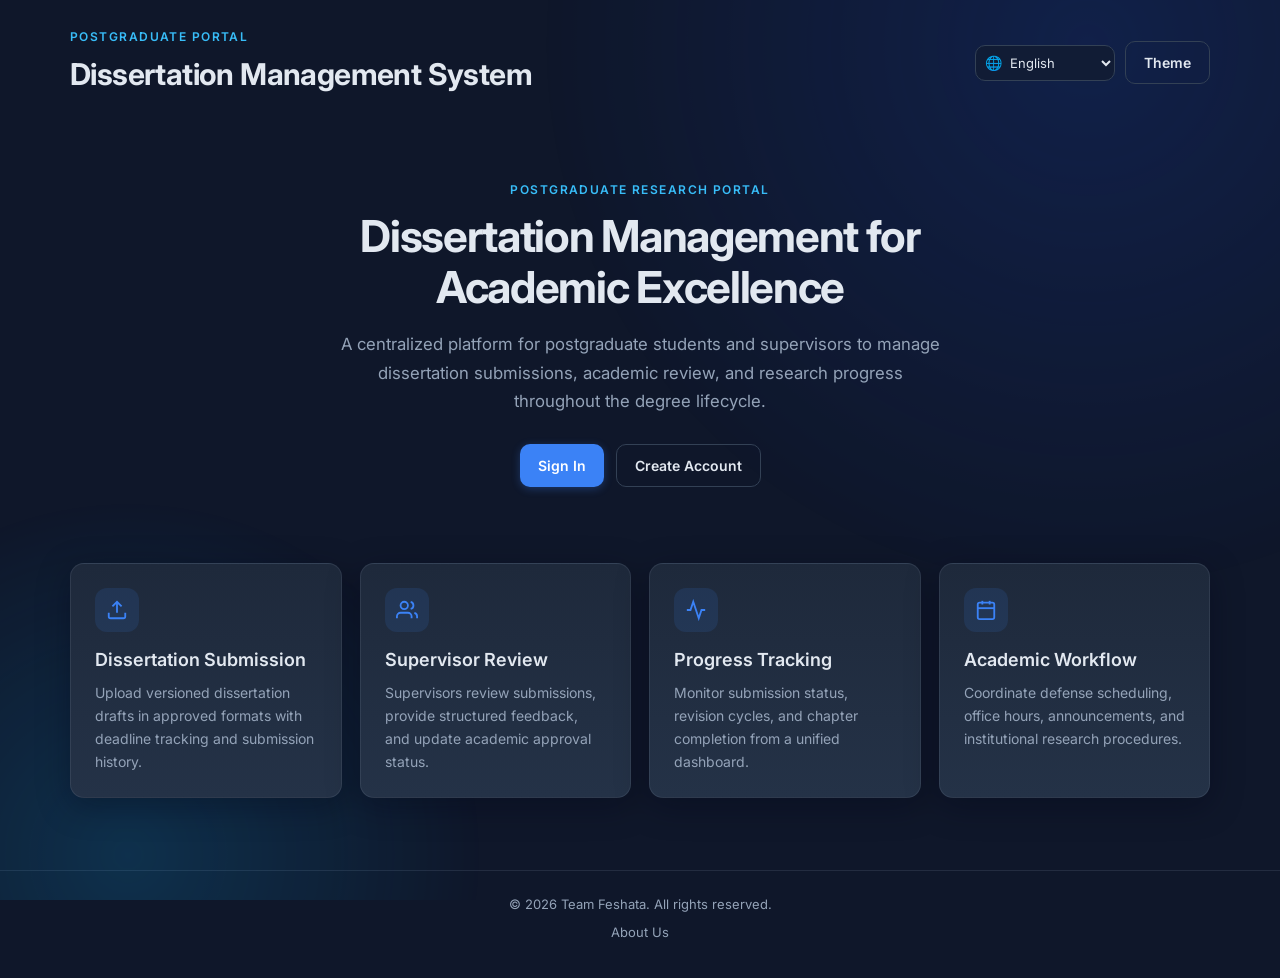
<file: index.html>
<!DOCTYPE html>
<html lang="en">
<head>
  <meta charset="UTF-8" />
  <meta name="viewport" content="width=device-width, initial-scale=1.0" />
  <title>PG Dissertation Management System</title>
  <link rel="preconnect" href="https://fonts.googleapis.com" />
  <link rel="preconnect" href="https://fonts.gstatic.com" crossorigin />
  <link href="https://fonts.googleapis.com/css2?family=Inter:wght@400;500;600;700&display=swap" rel="stylesheet" />
  <style>
    :root {
      --bg:#0f172a; --bg-soft:#111c35; --card:#1e293b; --card-2:#243247; --text:#e2e8f0; --muted:#94a3b8;
      --primary:#3b82f6; --primary-hover:#2563eb; --border:#334155;
      --pending:#f59e0b; --review:#38bdf8; --revision:#fb7185; --approved:#22c55e;
      --error:#ef4444; --success:#22c55e; --radius:14px;
    }
    body.theme-light {
      --bg:#f8fafc; --bg-soft:#ffffff; --card:#ffffff; --card-2:#f1f5f9; --text:#0f172a; --muted:#64748b;
      --primary:#2563eb; --primary-hover:#1d4ed8; --border:#cbd5e1;
    }
    * { box-sizing: border-box; }
    body { margin:0; font-family:"Inter",system-ui,-apple-system,sans-serif; background:var(--bg); color:var(--text); min-height:100vh; line-height:1.5; -webkit-font-smoothing:antialiased; }
    .app-bg { position:fixed; inset:0; background:radial-gradient(circle at 85% 5%,#1d4ed8 0%,transparent 40%),radial-gradient(circle at 10% 95%,#0ea5e9 0%,transparent 25%); opacity:.18; pointer-events:none; }
    .app-shell { position:relative; max-width:1180px; margin:0 auto; padding:28px 20px 40px; }
    .site-footer { text-align:center; padding:24px 20px 36px; border-top:1px solid rgba(148,163,184,.15); margin-top:8px; }
    .site-footer-inner { max-width:1180px; margin:0 auto; display:flex; flex-direction:column; align-items:center; gap:8px; }
    .site-footer p { margin:0; color:var(--muted); font-size:13px; }
    .topbar { display:flex; justify-content:space-between; align-items:center; margin-bottom:28px; gap:16px; flex-wrap:wrap; }
    .topbar-right { display:flex; align-items:center; gap:10px; flex-wrap:wrap; justify-content:flex-end; }
    .nav-btn { display:inline-flex; align-items:center; gap:6px; }
    .nav-btn svg { width:16px; height:16px; flex-shrink:0; }
    .lang-select-wrap { position:relative; display:inline-flex; align-items:center; }
    .lang-logo { position:absolute; left:10px; pointer-events:none; font-size:14px; opacity:.9; }
    .lang-select { min-width:140px; padding:8px 10px 8px 30px; border-radius:10px; font-size:13px; background:var(--bg-soft); color:var(--text); border:1px solid var(--border); cursor:pointer; }
    .eyebrow { margin:0; color:var(--review); font-size:12px; text-transform:uppercase; letter-spacing:.12em; font-weight:600; }
    h1 { margin:6px 0 0; font-size:clamp(1.5rem,3vw,1.875rem); font-weight:700; letter-spacing:-.02em; }
    h2 { font-size:1.35rem; font-weight:700; letter-spacing:-.01em; }
    h3 { font-size:1.125rem; font-weight:600; }
    h2,h3,h4,p { margin:0; }
    .app-title-link { background:none; border:none; color:inherit; cursor:pointer; padding:0; text-align:left; font:inherit; transition:color .2s; }
    .app-title-link:hover,.app-title-link:focus-visible { color:var(--primary); outline:none; }
    .panel,.card { background:linear-gradient(180deg,var(--card) 0%,var(--card-2) 100%); border:1px solid rgba(148,163,184,.14); border-radius:var(--radius); box-shadow:0 8px 32px rgba(2,6,23,.35); }
    .panel { max-width:480px; margin:0 auto; padding:32px; }
    .panel-wide { max-width:560px; }
    .panel-title { margin-bottom:22px; }
    .panel-title p { margin-top:8px; font-size:15px; line-height:1.6; }
    .panel-title p,.muted { color:var(--muted); }
    .form-grid,.stack { display:grid; gap:14px; }
    .actions-row { margin-top:14px; display:flex; gap:10px; flex-wrap:wrap; }
    label { display:grid; gap:6px; color:var(--text); font-size:14px; font-weight:500; }
    input,select,textarea { width:100%; background:var(--bg-soft); color:var(--text); border:1px solid var(--border); border-radius:10px; padding:12px 14px; outline:none; font:inherit; font-size:14px; transition:border-color .2s,box-shadow .2s; }
    input:focus,select:focus,textarea:focus { border-color:var(--primary); box-shadow:0 0 0 3px rgba(59,130,246,.22); }
    input:invalid:not(:placeholder-shown),input.field-error { border-color:var(--error); }
    .field-hint { font-size:12px; color:var(--muted); font-weight:400; }
    .field-error-msg { font-size:12px; color:#fca5a5; font-weight:500; min-height:1em; }
    .btn { border:none; border-radius:10px; padding:12px 18px; font-weight:600; font-size:14px; cursor:pointer; transition:background .2s,transform .15s,box-shadow .2s,opacity .2s; display:inline-flex; align-items:center; justify-content:center; gap:8px; font-family:inherit; }
    .btn:disabled { opacity:.55; cursor:not-allowed; transform:none; }
    .btn-primary { background:var(--primary); color:#fff; box-shadow:0 2px 8px rgba(59,130,246,.3); }
    .btn-primary:hover:not(:disabled) { background:var(--primary-hover); transform:translateY(-1px); box-shadow:0 4px 14px rgba(59,130,246,.35); }
    .btn-ghost { background:transparent; color:var(--text); border:1px solid var(--border); }
    .btn-ghost:hover:not(:disabled) { background:rgba(51,65,85,.35); border-color:var(--primary); }
    body.theme-light .btn-ghost:hover:not(:disabled) { background:rgba(148,163,184,.2); }
    .btn.is-loading { pointer-events:none; }
    .btn-spinner { width:16px; height:16px; border:2px solid rgba(255,255,255,.35); border-top-color:#fff; border-radius:50%; animation:spin .7s linear infinite; }
    @keyframes spin { to { transform:rotate(360deg); } }
    .grid.two-cols { display:grid; gap:20px; grid-template-columns:1.15fr .85fr; }
    .card { padding:22px; }
    .card-head { display:flex; justify-content:space-between; align-items:center; margin-bottom:16px; gap:12px; flex-wrap:wrap; }
    .card-head.split { align-items:flex-end; }
    .badge { background:rgba(56,189,248,.12); color:#7dd3fc; border:1px solid rgba(56,189,248,.3); font-size:11px; font-weight:600; padding:5px 11px; border-radius:999px; text-transform:uppercase; letter-spacing:.04em; }
    .status-badge { display:inline-flex; align-items:center; gap:5px; font-size:12px; font-weight:600; padding:5px 12px; border-radius:999px; white-space:nowrap; }
    .status-badge--pending { background:rgba(245,158,11,.15); color:#fbbf24; border:1px solid rgba(245,158,11,.35); }
    .status-badge--under-review { background:rgba(56,189,248,.15); color:#7dd3fc; border:1px solid rgba(56,189,248,.35); }
    .status-badge--needs-revision { background:rgba(251,113,133,.15); color:#fda4af; border:1px solid rgba(251,113,133,.35); }
    .status-badge--approved { background:rgba(34,197,94,.15); color:#86efac; border:1px solid rgba(34,197,94,.35); }
    .status-badge--rejected { background:rgba(239,68,68,.15); color:#fca5a5; border:1px solid rgba(239,68,68,.35); }
    .summary-grid { display:grid; gap:14px; grid-template-columns:repeat(auto-fit,minmax(140px,1fr)); margin-bottom:20px; }
    .summary-card { background:var(--bg-soft); border:1px solid var(--border); border-radius:12px; padding:16px; transition:transform .2s,border-color .2s; }
    .summary-card:hover { transform:translateY(-2px); border-color:rgba(59,130,246,.4); }
    .summary-card .summary-icon { width:36px; height:36px; border-radius:10px; display:flex; align-items:center; justify-content:center; margin-bottom:10px; background:rgba(59,130,246,.12); color:var(--primary); }
    .summary-card .summary-icon svg { width:18px; height:18px; }
    .summary-card p { color:var(--muted); font-size:12px; font-weight:500; text-transform:uppercase; letter-spacing:.04em; margin:0; }
    .summary-card h4 { font-size:1.75rem; font-weight:700; margin:6px 0 0; letter-spacing:-.02em; }
    .stats .stat-grid { display:grid; gap:12px; grid-template-columns:repeat(2,1fr); }
    .stats .stat-grid div { background:var(--bg-soft); border:1px solid var(--border); padding:16px; border-radius:12px; transition:border-color .2s; }
    .stats .stat-grid div:hover { border-color:rgba(59,130,246,.35); }
    .stats .stat-grid p { color:var(--muted); font-size:12px; font-weight:500; text-transform:uppercase; letter-spacing:.04em; }
    .stats .stat-grid h4 { font-size:1.65rem; font-weight:700; margin-top:8px; }
    .table-wrap { overflow-x:auto; border-radius:10px; border:1px solid var(--border); }
    table { width:100%; border-collapse:collapse; min-width:720px; }
    th,td { text-align:left; padding:14px 16px; border-bottom:1px solid var(--border); vertical-align:top; font-size:14px; }
    thead th { color:var(--muted); font-size:11px; font-weight:600; text-transform:uppercase; letter-spacing:.06em; background:rgba(15,23,42,.4); }
    body.theme-light thead th { background:rgba(241,245,249,.8); }
    tbody tr { transition:background .15s; }
    tbody tr:hover { background:rgba(51,65,85,.3); }
    body.theme-light tbody tr:hover { background:rgba(148,163,184,.15); }
    tbody tr:last-child td { border-bottom:none; }
    .empty-state { text-align:center; padding:40px 24px; color:var(--muted); }
    .empty-state svg { width:48px; height:48px; margin-bottom:14px; opacity:.5; }
    .empty-state h4 { color:var(--text); margin-bottom:6px; font-size:1rem; }
    .actions { display:grid; gap:10px; min-width:220px; }
    .actions textarea { min-height:80px; resize:vertical; }
    .small { padding:8px 12px; font-size:13px; }
    .mt { margin-top:20px; }
    .readonly-note { margin-top:12px; border:1px solid rgba(251,113,133,.4); background:rgba(251,113,133,.1); color:#fecdd3; border-radius:10px; padding:12px 14px; font-size:13px; }
    .toast { position:fixed; right:20px; bottom:20px; padding:14px 18px; background:#0b1221; border-radius:12px; color:#e2e8f0; box-shadow:0 12px 40px rgba(2,6,23,.55); z-index:200; max-width:360px; font-size:14px; font-weight:500; animation:toastIn .3s ease; }
    .toast--success { border:1px solid rgba(34,197,94,.5); background:#052e16; color:#bbf7d0; }
    .toast--error { border:1px solid rgba(239,68,68,.5); background:#450a0a; color:#fecaca; }
    @keyframes toastIn { from { opacity:0; transform:translateY(12px); } to { opacity:1; transform:translateY(0); } }
    .footer-link { background:none; border:none; color:var(--muted); cursor:pointer; font:inherit; padding:0; font-size:13px; transition:color .2s; }
    .footer-link:hover,.footer-link:focus-visible { color:var(--primary); outline:none; }
    .hidden { display:none !important; }
    .sr-only { position:absolute; width:1px; height:1px; padding:0; margin:-1px; overflow:hidden; clip:rect(0,0,0,0); white-space:nowrap; border:0; }
    .landing { padding:8px 0 24px; }
    .hero { text-align:center; padding:48px 20px 40px; max-width:760px; margin:0 auto; }
    .hero-title { font-size:clamp(2rem,5vw,2.75rem); font-weight:700; letter-spacing:-.03em; line-height:1.15; margin:12px 0 18px; }
    .hero-desc { font-size:1.05rem; color:var(--muted); line-height:1.7; max-width:600px; margin:0 auto 28px; }
    .hero-cta { display:flex; gap:12px; justify-content:center; flex-wrap:wrap; }
    .hero-features { display:grid; gap:18px; grid-template-columns:repeat(auto-fit,minmax(240px,1fr)); margin-top:36px; }
    .feature-card { padding:24px; text-align:left; transition:transform .2s,box-shadow .2s; }
    .feature-card:hover { transform:translateY(-3px); box-shadow:0 16px 40px rgba(2,6,23,.4); }
    .feature-icon { width:44px; height:44px; border-radius:12px; display:flex; align-items:center; justify-content:center; margin-bottom:14px; background:rgba(59,130,246,.12); color:var(--primary); }
    .feature-icon svg { width:22px; height:22px; }
    .feature-card h3 { margin-bottom:8px; }
    .feature-card p { color:var(--muted); font-size:14px; line-height:1.65; }
    .workflow-steps { display:flex; gap:8px; flex-wrap:wrap; margin-top:16px; }
    .workflow-step { flex:1; min-width:120px; padding:12px; background:var(--bg-soft); border:1px solid var(--border); border-radius:10px; text-align:center; font-size:12px; font-weight:600; color:var(--muted); }
    .workflow-step.active { border-color:var(--primary); color:var(--primary); background:rgba(59,130,246,.08); }
    .upload-progress { margin-top:10px; }
    .upload-progress-bar { height:6px; background:var(--border); border-radius:999px; overflow:hidden; }
    .upload-progress-fill { height:100%; background:var(--primary); border-radius:999px; transition:width .3s ease; width:0%; }
    .upload-progress-text { font-size:12px; color:var(--muted); margin-top:6px; }
    .feedback-history { margin-top:6px; font-size:12px; color:var(--muted); }
    .feedback-history summary { cursor:pointer; color:var(--primary); font-weight:500; }
    .feedback-history ul { margin:6px 0 0; padding-left:1.1rem; line-height:1.6; }
    .feature-section-title { display:flex; align-items:center; gap:8px; }
    .feature-section-title svg { width:18px; height:18px; color:var(--primary); }
    .cert-preview { border:2px solid var(--border); border-radius:12px; padding:24px; text-align:center; background:var(--bg-soft); }
    .cert-preview h3 { font-size:1.5rem; margin-bottom:8px; }
    .file-input-native { position:absolute; width:1px; height:1px; padding:0; margin:-1px; overflow:hidden; clip:rect(0,0,0,0); white-space:nowrap; border:0; }
    .file-picker-row { display:flex; gap:10px; flex-wrap:wrap; align-items:center; }
    .file-name-display { font-size:13px; color:var(--muted); word-break:break-all; }
    .open-file-name { background:none; border:none; padding:0; margin:0; font:inherit; color:#93c5fd; font-weight:600; cursor:pointer; text-decoration:underline; text-underline-offset:3px; text-align:left; word-break:break-all; }
    .open-file-name:hover { color:#bfdbfe; }
    .btn-danger-outline { border:1px solid rgba(248,113,113,.55); color:#fecaca; background:transparent; }
    .btn-danger-outline:hover:not(:disabled) { background:rgba(248,113,113,.12); color:#fff; }
    .nav-badge { position:relative; }
    .nav-badge-count { position:absolute; top:-6px; right:-6px; min-width:18px; height:18px; padding:0 5px; border-radius:999px; background:var(--revision); color:#fff; font-size:10px; font-weight:700; display:inline-flex; align-items:center; justify-content:center; }
    .nav-badge-count.hidden { display:none; }
    .workspace-tabs { display:flex; gap:8px; flex-wrap:wrap; margin-bottom:16px; }
    .workspace-tab { padding:8px 14px; border-radius:10px; border:1px solid var(--border); background:var(--bg-soft); color:var(--text); cursor:pointer; font-size:13px; font-weight:600; font-family:inherit; }
    .workspace-tab.active { border-color:var(--primary); background:rgba(59,130,246,.12); color:var(--primary); }
    .workspace-panel.hidden { display:none !important; }
    .calendar-list,.timeline-list { display:grid; gap:10px; }
    .calendar-event,.timeline-item { padding:12px 14px; border-radius:10px; border:1px solid var(--border); background:var(--bg-soft); }
    .calendar-event-type { font-size:11px; text-transform:uppercase; letter-spacing:.06em; color:var(--review); font-weight:600; margin-bottom:4px; }
    .timeline-item { border-left:3px solid var(--primary); border-radius:0 10px 10px 0; }
    .timeline-item time { font-size:12px; color:var(--muted); }
    .gantt-row { display:grid; grid-template-columns:minmax(100px,140px) 1fr minmax(90px,120px); gap:10px; align-items:center; margin-bottom:10px; font-size:13px; }
    .gantt-bar-wrap { height:8px; background:var(--border); border-radius:999px; overflow:hidden; }
    .gantt-bar { height:100%; background:var(--approved); border-radius:999px; }
    .chart-mini { display:flex; gap:8px; align-items:flex-end; height:88px; margin-top:12px; }
    .chart-bar-wrap { flex:1; display:flex; flex-direction:column; align-items:center; gap:4px; }
    .chart-bar { width:100%; background:rgba(59,130,246,.4); border-radius:6px 6px 0 0; min-height:8px; transition:height .3s; }
    .chart-bar-label { font-size:10px; color:var(--muted); text-align:center; }
    .compare-grid { display:grid; gap:14px; grid-template-columns:1fr 1fr; }
    .compare-card { padding:16px; border:1px solid var(--border); border-radius:10px; background:var(--bg-soft); }
    .message-thread { max-height:300px; overflow-y:auto; display:flex; flex-direction:column; gap:8px; margin:12px 0; padding:12px; background:var(--bg-soft); border-radius:10px; border:1px solid var(--border); }
    .message-bubble { max-width:88%; padding:10px 12px; border-radius:10px; font-size:14px; line-height:1.5; }
    .message-bubble.sent { align-self:flex-end; background:rgba(59,130,246,.22); }
    .message-bubble.received { align-self:flex-start; background:rgba(51,65,85,.45); }
    .message-bubble small { display:block; margin-top:4px; font-size:11px; color:var(--muted); }
    .ai-mock-box { padding:14px; border-radius:10px; background:var(--bg-soft); border:1px dashed var(--border); min-height:72px; font-size:14px; line-height:1.6; }
    .notif-item { padding:12px 14px; border-bottom:1px solid var(--border); cursor:pointer; transition:background .15s; }
    .notif-item:hover { background:rgba(51,65,85,.25); }
    .notif-item.unread { border-left:3px solid var(--primary); }
    .notif-item.read { opacity:.75; }
    .ref-item { padding:12px; border:1px solid var(--border); border-radius:10px; background:var(--bg-soft); margin-bottom:8px; }
    .dash-actions { display:flex; gap:8px; flex-wrap:wrap; margin-top:12px; }
    .analytics-grid { display:grid; gap:12px; grid-template-columns:repeat(auto-fit,minmax(150px,1fr)); margin-bottom:18px; }
    .report-print-area { padding:24px; }
    @media (max-width:940px) { .grid.two-cols { grid-template-columns:1fr; } .hero { padding:32px 12px 28px; } .actions-row { flex-direction:column; } .actions-row .btn { width:100%; } .compare-grid { grid-template-columns:1fr; } }
    @media (max-width:700px) { .gantt-row { grid-template-columns:1fr; } .topbar-right .nav-btn span:not(.nav-badge-count) { display:none; } .topbar-right .nav-btn { padding:10px 12px; } }
    @media (max-width:600px) { .app-shell { padding:20px 14px 32px; } .panel { padding:24px 20px; } table { min-width:560px; } .summary-grid { grid-template-columns:repeat(2,1fr); } }
    @media print {
      .app-bg,.topbar,.site-footer,.btn,.toast,.report-print-area.hidden { display:none !important; }
      body { background:#fff; color:#000; }
      .cert-print-area,.report-print-area { display:block !important; border:3px double #000; padding:48px; }
    }
  </style>
</head>
<body>
  <div class="app-bg"></div>
  <main class="app-shell">
    <header class="topbar">
      <div>
        <p class="eyebrow" id="t_eyebrow">Postgraduate Portal</p>
        <button id="homeBtn" class="app-title-link" type="button">
          <h1 id="t_appTitle">Dissertation System</h1>
        </button>
      </div>
      <div class="topbar-right">
        <div class="lang-select-wrap" aria-label="Language switcher">
          <span class="lang-logo" aria-hidden="true">🌐</span>
          <select id="langSelect" class="lang-select">
            <option value="en">English</option>
            <option value="ar">العربية</option>
            <option value="ta">தமிழ்</option>
          </select>
        </div>
        <button id="themeToggleBtn" class="btn btn-ghost" type="button" aria-label="Toggle theme"><span id="t_themeBtn">Theme</span></button>
        <button id="featuresBtn" class="btn btn-ghost nav-btn hidden" type="button" aria-label="Academic tools">
          <svg viewBox="0 0 24 24" fill="none" stroke="currentColor" stroke-width="2" aria-hidden="true"><rect x="3" y="3" width="7" height="7"/><rect x="14" y="3" width="7" height="7"/><rect x="14" y="14" width="7" height="7"/><rect x="3" y="14" width="7" height="7"/></svg>
          <span id="t_featuresNav">Tools</span>
        </button>
        <button id="journalBtn" class="btn btn-ghost nav-btn hidden" type="button" aria-label="Research workspace">
          <svg viewBox="0 0 24 24" fill="none" stroke="currentColor" stroke-width="2" aria-hidden="true"><path d="M4 19.5A2.5 2.5 0 0 1 6.5 17H20"/><path d="M6.5 2H20v20H6.5A2.5 2.5 0 0 1 4 19.5v-15A2.5 2.5 0 0 1 6.5 2z"/></svg>
          <span id="t_journalNav">Workspace</span>
        </button>
        <button id="notifBtn" class="btn btn-ghost nav-btn nav-badge hidden" type="button" aria-label="Notifications">
          <svg viewBox="0 0 24 24" fill="none" stroke="currentColor" stroke-width="2" aria-hidden="true"><path d="M18 8A6 6 0 0 0 6 8c0 7-3 9-3 9h18s-3-2-3-9"/><path d="M13.73 21a2 2 0 0 1-3.46 0"/></svg>
          <span id="notifBadge" class="nav-badge-count hidden">0</span>
        </button>
        <button id="messagesBtn" class="btn btn-ghost nav-btn nav-badge hidden" type="button" aria-label="Messages">
          <svg viewBox="0 0 24 24" fill="none" stroke="currentColor" stroke-width="2" aria-hidden="true"><path d="M21 15a2 2 0 0 1-2 2H7l-4 4V5a2 2 0 0 1 2-2h14a2 2 0 0 1 2 2z"/></svg>
          <span id="msgBadge" class="nav-badge-count hidden">0</span>
        </button>
        <button id="logoutBtn" class="btn btn-ghost hidden" type="button"><span id="t_logoutBtn">Sign Out</span></button>
      </div>
    </header>

    <section id="toast" class="toast hidden" role="status" aria-live="polite"></section>

    <section id="landingView" class="landing" aria-label="Home">
      <div class="hero">
        <p class="eyebrow" id="t_heroEyebrow">Postgraduate Research Portal</p>
        <h2 class="hero-title" id="t_heroTitle">Dissertation Management for Academic Excellence</h2>
        <p class="hero-desc" id="t_heroDesc">A centralized platform for postgraduate students and supervisors to manage dissertation submissions, academic review, and research progress throughout the degree lifecycle.</p>
        <div class="hero-cta">
          <button id="landingLoginBtn" class="btn btn-primary" type="button"><span id="t_heroLoginBtn">Sign In</span></button>
          <button id="landingRegisterBtn" class="btn btn-ghost" type="button"><span id="t_heroRegisterBtn">Create Account</span></button>
        </div>
      </div>
      <div class="hero-features">
        <article class="card feature-card">
          <div class="feature-icon" aria-hidden="true"><svg viewBox="0 0 24 24" fill="none" stroke="currentColor" stroke-width="2"><path d="M21 15v4a2 2 0 0 1-2 2H5a2 2 0 0 1-2-2v-4"/><polyline points="17 8 12 3 7 8"/><line x1="12" y1="3" x2="12" y2="15"/></svg></div>
          <h3 id="t_featUploadTitle">Dissertation Submission</h3>
          <p id="t_featUploadDesc">Upload versioned dissertation drafts in approved formats with deadline tracking and submission history.</p>
        </article>
        <article class="card feature-card">
          <div class="feature-icon" aria-hidden="true"><svg viewBox="0 0 24 24" fill="none" stroke="currentColor" stroke-width="2"><path d="M17 21v-2a4 4 0 0 0-4-4H5a4 4 0 0 0-4 4v2"/><circle cx="9" cy="7" r="4"/><path d="M23 21v-2a4 4 0 0 0-3-3.87"/><path d="M16 3.13a4 4 0 0 1 0 7.75"/></svg></div>
          <h3 id="t_featSupervisorTitle">Supervisor Review</h3>
          <p id="t_featSupervisorDesc">Supervisors review submissions, provide structured feedback, and update academic approval status.</p>
        </article>
        <article class="card feature-card">
          <div class="feature-icon" aria-hidden="true"><svg viewBox="0 0 24 24" fill="none" stroke="currentColor" stroke-width="2"><polyline points="22 12 18 12 15 21 9 3 6 12 2 12"/></svg></div>
          <h3 id="t_featProgressTitle">Progress Tracking</h3>
          <p id="t_featProgressDesc">Monitor submission status, revision cycles, and chapter completion from a unified dashboard.</p>
        </article>
        <article class="card feature-card">
          <div class="feature-icon" aria-hidden="true"><svg viewBox="0 0 24 24" fill="none" stroke="currentColor" stroke-width="2"><rect x="3" y="4" width="18" height="18" rx="2"/><line x1="16" y1="2" x2="16" y2="6"/><line x1="8" y1="2" x2="8" y2="6"/><line x1="3" y1="10" x2="21" y2="10"/></svg></div>
          <h3 id="t_featWorkflowTitle">Academic Workflow</h3>
          <p id="t_featWorkflowDesc">Coordinate defense scheduling, office hours, announcements, and institutional research procedures.</p>
        </article>
      </div>
    </section>

    <section id="loginView" class="panel panel-wide hidden">
      <div class="panel-title">
        <h2 id="t_loginTitle">Sign In</h2>
        <p id="t_loginSubtitle">Enter your credentials to access the postgraduate dissertation portal.</p>
      </div>
      <form id="loginForm" class="form-grid" novalidate>
        <label for="role"><span id="t_roleLabel">Role</span>
          <select id="role" name="role" required aria-required="true">
            <option value="student" id="t_roleStudent">Student</option>
            <option value="supervisor" id="t_roleSupervisor">Supervisor</option>
          </select>
        </label>
        <label for="name"><span id="t_nameLabel">Username</span>
          <input id="name" name="name" type="text" placeholder="Enter your username" required aria-required="true" autocomplete="username" maxlength="100" />
          <span id="loginNameError" class="field-error-msg" role="alert"></span>
        </label>
        <label for="password"><span id="t_passwordLabel">Password</span>
          <input id="password" name="password" type="password" placeholder="Enter your password" required aria-required="true" autocomplete="current-password" maxlength="128" />
          <span id="loginPasswordError" class="field-error-msg" role="alert"></span>
        </label>
        <button class="btn btn-primary" type="submit" id="t_loginBtn">Sign In</button>
      </form>
      <div class="actions-row">
        <button id="registerBtn" class="btn btn-ghost" type="button">Create Account</button>
        <button id="loginBackBtn" class="btn btn-ghost" type="button">Back to Home</button>
      </div>
    </section>

    <section id="signupView" class="panel panel-wide hidden">
      <div class="panel-title">
        <h2 id="t_signupTitle">Create Account</h2>
        <p id="t_signupSubtitle">Register with your academic details to access the dissertation management portal.</p>
      </div>
      <form id="signupForm" class="form-grid" novalidate>
        <label for="signupRole"><span id="t_signupRoleLabel">Role</span>
          <select id="signupRole" name="role" required aria-required="true">
            <option value="student" id="t_signupRoleStudent">Student</option>
            <option value="supervisor" id="t_signupRoleSupervisor">Supervisor</option>
          </select>
        </label>
        <label for="signupName"><span id="t_signupNameLabel">Full Name</span>
          <input id="signupName" name="name" type="text" placeholder="Enter your full name" required aria-required="true" maxlength="100" />
          <span id="signupNameError" class="field-error-msg" role="alert"></span>
        </label>
        <label for="signupEmail"><span id="t_signupEmailLabel">Email Address</span>
          <input id="signupEmail" name="email" type="email" placeholder="name@university.edu" required aria-required="true" autocomplete="email" maxlength="120" />
          <span id="signupEmailError" class="field-error-msg" role="alert"></span>
        </label>
        <label for="signupPhone"><span id="t_signupPhoneLabel">Phone Number</span>
          <input id="signupPhone" name="phone" type="tel" placeholder="Enter your phone number" required aria-required="true" autocomplete="tel" maxlength="20" />
          <span id="signupPhoneError" class="field-error-msg" role="alert"></span>
        </label>
        <label for="signupPassword"><span id="t_signupPasswordLabel">Password</span>
          <input id="signupPassword" name="password" type="password" placeholder="Create a strong password" required aria-required="true" autocomplete="new-password" maxlength="128" />
          <span class="field-hint" id="t_passwordHint">At least 8 characters with letters and numbers.</span>
          <span id="signupPasswordError" class="field-error-msg" role="alert"></span>
        </label>
        <label for="signupConfirmPassword"><span id="t_signupConfirmPasswordLabel">Confirm Password</span>
          <input id="signupConfirmPassword" name="confirmPassword" type="password" placeholder="Re-enter your password" required aria-required="true" autocomplete="new-password" maxlength="128" />
          <span id="signupConfirmError" class="field-error-msg" role="alert"></span>
        </label>
        <button class="btn btn-primary" type="submit" id="t_signupSubmitBtn">Create Account</button>
      </form>
      <div class="actions-row">
        <button id="signupBackBtn" class="btn btn-ghost" type="button">Back to Sign In</button>
      </div>
    </section>

    <section id="studentView" class="hidden">
      <div class="grid two-cols">
        <article class="card">
          <div class="card-head">
            <h3 id="t_uploadTitle">Upload New Version</h3>
            <span class="badge" id="studentBadge">Student</span>
          </div>
          <p class="muted" id="t_uploadSubtitle">Submit a new dissertation version in PDF or DOCX format. Maximum file size: 25 MB.</p>
          <p class="muted small" id="deadlineInfo" style="margin-top:8px;"></p>
          <form id="uploadForm" class="stack" novalidate>
            <label for="docTypeSelect"><span id="t_docTypeLabel">Document Type</span>
              <select id="docTypeSelect" required>
                <option value="proposal">Proposal</option>
                <option value="literature_review">Literature Review</option>
                <option value="methodology">Methodology</option>
                <option value="results">Results</option>
                <option value="references">References</option>
                <option value="final_dissertation" selected>Final Dissertation</option>
              </select>
            </label>
            <label for="projectFile" style="position:relative;">
              <span id="t_fileLabel">Dissertation File</span>
              <div class="file-picker-row">
                <input id="projectFile" class="file-input-native" type="file" accept=".pdf,.docx,application/pdf,application/vnd.openxmlformats-officedocument.wordprocessingml.document" aria-describedby="fileNameDisplay uploadFileError" required />
                <button id="browseFileBtn" class="btn btn-ghost small" type="button" aria-label="Choose dissertation file">
                  <svg width="16" height="16" viewBox="0 0 24 24" fill="none" stroke="currentColor" stroke-width="2" aria-hidden="true"><path d="M21 15v4a2 2 0 0 1-2 2H5a2 2 0 0 1-2-2v-4"/><polyline points="17 8 12 3 7 8"/><line x1="12" y1="3" x2="12" y2="15"/></svg>
                  <span id="t_browseFile">Choose File</span>
                </button>
                <span id="fileNameDisplay" class="file-name-display"></span>
              </div>
              <span id="uploadFileError" class="field-error-msg" role="alert"></span>
            </label>
            <div id="uploadProgressWrap" class="upload-progress hidden" aria-live="polite">
              <div class="upload-progress-bar"><div id="uploadProgressFill" class="upload-progress-fill"></div></div>
              <p id="uploadProgressText" class="upload-progress-text">Uploading…</p>
            </div>
            <button id="uploadBtn" class="btn btn-primary" type="submit">
              <svg width="16" height="16" viewBox="0 0 24 24" fill="none" stroke="currentColor" stroke-width="2" aria-hidden="true"><path d="M21 15v4a2 2 0 0 1-2 2H5a2 2 0 0 1-2-2v-4"/><polyline points="17 8 12 3 7 8"/><line x1="12" y1="3" x2="12" y2="15"/></svg>
              <span id="t_uploadBtn">Upload</span>
            </button>
          </form>
        </article>

        <article class="card stats">
          <div class="card-head">
            <h3 id="t_progressTitle">My Progress</h3>
            <span class="badge" id="t_overviewBadge">Overview</span>
          </div>
          <div class="stat-grid">
            <div><p id="t_totalLabel">Total</p><h4 id="totalCount">0</h4></div>
            <div><p id="t_pendingLabel">Pending</p><h4 id="pendingCount">0</h4></div>
            <div><p id="t_revisionLabel">Needs Revision</p><h4 id="revisionCount">0</h4></div>
            <div><p id="t_approvedLabel">Approved</p><h4 id="approvedCount">0</h4></div>
          </div>
          <div class="workflow-steps" id="studentWorkflow" aria-label="Submission workflow"></div>
          <div class="dash-actions">
            <button id="openCompareBtn" class="btn btn-ghost small" type="button">Compare Versions</button>
            <button id="openCalendarBtn" class="btn btn-ghost small" type="button">Academic Calendar</button>
            <button id="downloadReportBtn" class="btn btn-ghost small" type="button">Download Report</button>
          </div>
          <div class="mt">
            <button id="openSupervisorDetailsBtn" class="btn btn-ghost small" type="button">View Supervisor Details</button>
          </div>
        </article>
      </div>

      <article class="card mt">
        <div class="card-head" style="flex-wrap:wrap; gap:10px;">
          <h3 id="t_mySubmissions">My Submissions</h3>
          <div style="display:flex; align-items:center; gap:10px; flex-wrap:wrap; margin-left:auto;">
            <span class="badge" id="t_versionsBadge">Versions</span>
            <button type="button" id="resetWorkBtn" class="btn btn-ghost small btn-danger-outline hidden">Reset all my work</button>
          </div>
        </div>
        <div class="table-wrap">
          <table>
            <thead>
              <tr>
                <th id="t_thDocType">Type</th>
                <th id="t_thFile">File</th>
                <th id="t_thVersion">Version</th>
                <th id="t_thStatus">Status</th>
                <th id="t_thComment">Comment</th>
                <th id="t_thUploadDate">Upload Date</th>
              </tr>
            </thead>
            <tbody id="studentTableBody"></tbody>
          </table>
        </div>
      </article>
    </section>

    <section id="supervisorView" class="hidden">
      <div class="summary-grid" id="supervisorSummary" aria-label="Dashboard summary"></div>
      <div class="analytics-grid" id="supervisorAnalytics" aria-label="Supervisor analytics"></div>
      <div id="supervisorChartWrap" class="card" style="margin-bottom:18px;padding:18px;"></div>
      <article class="card">
        <div class="card-head split">
          <div>
            <h3 id="t_allSubmissions">All Submissions</h3>
            <p class="muted" id="t_allSubtitle">Review submissions, provide feedback, and update academic status.</p>
          </div>
          <div class="filter-wrap">
            <label><span id="t_filterLabel">Filter</span>
              <select id="statusFilter">
                <option value="all" id="t_filterAll">All</option>
                <option value="Pending" id="t_filterPending">Pending</option>
                <option value="Under Review" id="t_filterUnderReview">Under Review</option>
                <option value="Needs Revision" id="t_filterNeedsRevision">Needs Revision</option>
                <option value="Approved" id="t_filterApproved">Approved</option>
              </select>
            </label>
          </div>
        </div>
        <div class="table-wrap">
          <table>
            <thead>
              <tr>
                <th id="t_thStudent">Student</th>
                <th id="t_thDocType2">Type</th>
                <th id="t_thFile2">File</th>
                <th id="t_thVersion2">Version</th>
                <th id="t_thStatus2">Status</th>
                <th id="t_thComment2">Comment</th>
                <th id="t_thUploadDate2">Upload Date</th>
                <th id="t_thActions">Actions</th>
              </tr>
            </thead>
            <tbody id="supervisorTableBody"></tbody>
          </table>
        </div>
      </article>
    </section>

    <section id="journalView" class="hidden">
      <article class="card">
        <div class="card-head split">
          <div>
            <h3 id="t_journalTitle">Research Workspace</h3>
            <p class="muted" id="t_journalSubtitle">Tasks, chapters, timeline, references, and research recommendations.</p>
          </div>
          <button id="journalBackBtn" class="btn btn-ghost" type="button">Return</button>
        </div>
        <div class="workspace-tabs" role="tablist">
          <button class="workspace-tab active" type="button" data-ws-tab="tasks" id="t_wsTabTasks">Task Board</button>
          <button class="workspace-tab" type="button" data-ws-tab="chapters" id="t_wsTabChapters">Chapters</button>
          <button class="workspace-tab" type="button" data-ws-tab="gantt" id="t_wsTabGantt">Timeline</button>
          <button class="workspace-tab" type="button" data-ws-tab="refs" id="t_wsTabRefs">References</button>
          <button class="workspace-tab" type="button" data-ws-tab="tips" id="t_wsTabTips">Recommendations</button>
        </div>
      </article>

      <div id="wsTasksPanel" class="workspace-panel">
        <article class="card mt">
          <h4>Task Board (Kanban)</h4>
          <form id="taskForm" class="file-picker-row mt">
            <input id="taskInput" type="text" placeholder="New task..." />
            <button id="taskAddBtn" class="btn btn-primary small" type="submit">Add</button>
          </form>
          <div id="taskBoard" class="grid two-cols mt"></div>
        </article>
      </div>

      <div id="wsChaptersPanel" class="workspace-panel hidden">
        <article class="card mt">
          <h4>Chapter Progress Tracker</h4>
          <p class="muted small" style="margin-top:8px;">Track how far each chapter has progressed.</p>
          <div class="stack mt" id="chapterProgressWrap"></div>
        </article>
      </div>

      <div id="wsGanttPanel" class="workspace-panel hidden">
        <article class="card mt">
          <h4>Research Gantt Chart</h4>
          <form id="ganttForm" class="file-picker-row mt">
            <input id="ganttNameInput" type="text" placeholder="Milestone name" maxlength="80" />
            <input id="ganttDateInput" type="date" />
            <button id="ganttAddBtn" class="btn btn-primary small" type="submit">Add Milestone</button>
          </form>
          <div id="ganttChart" class="mt"></div>
        </article>
      </div>

      <div id="wsRefsPanel" class="workspace-panel hidden">
        <article class="card mt">
          <h4>Reference Manager</h4>
          <form id="refForm" class="stack mt">
            <input id="refTitle" type="text" placeholder="Paper title" maxlength="200" required />
            <input id="refDoi" type="text" placeholder="DOI (optional)" maxlength="120" />
            <input id="refUrl" type="url" placeholder="URL (optional)" maxlength="300" />
            <textarea id="refNotes" rows="2" placeholder="Citation notes"></textarea>
            <button id="refSaveBtn" class="btn btn-primary small" type="submit">Save Reference</button>
          </form>
          <div id="refList" class="mt"></div>
        </article>
      </div>

      <div id="wsTipsPanel" class="workspace-panel hidden">
        <article class="card mt">
          <h4>Smart Research Recommendations</h4>
          <div id="recommendList" class="stack mt"></div>
        </article>
      </div>
    </section>

    <section id="notificationsView" class="hidden">
      <article class="card">
        <div class="card-head split">
          <div><h3 id="t_notifTitle">Notification Center</h3><p class="muted" id="t_notifSubtitle">Status updates, feedback, defense changes, and announcements.</p></div>
          <button id="notifBackBtn" class="btn btn-ghost" type="button">Return</button>
        </div>
        <div id="notifList"></div>
        <button id="notifMarkAllBtn" class="btn btn-ghost small mt" type="button">Mark all as read</button>
      </article>
    </section>

    <section id="messagesView" class="hidden">
      <article class="card">
        <div class="card-head split">
          <div><h3 id="t_messagesTitle">Messages</h3><p class="muted" id="t_messagesSubtitle">Direct student–supervisor messaging.</p></div>
          <button id="messagesBackBtn" class="btn btn-ghost" type="button">Return</button>
        </div>
        <div id="messageThread" class="message-thread"></div>
        <form id="messageForm" class="file-picker-row">
          <input id="messageInput" type="text" placeholder="Type a message..." maxlength="2000" required />
          <button id="messageSendBtn" class="btn btn-primary small" type="submit">Send</button>
        </form>
      </article>
    </section>

    <section id="compareView" class="hidden">
      <article class="card">
        <div class="card-head split">
          <div><h3 id="t_compareTitle">Version Comparison</h3><p class="muted" id="t_compareSubtitle">Compare two submission versions side by side.</p></div>
          <button id="compareBackBtn" class="btn btn-ghost" type="button">Return</button>
        </div>
        <div class="file-picker-row mt">
          <label>Version A <select id="compareSelectA"></select></label>
          <label>Version B <select id="compareSelectB"></select></label>
          <button id="compareRunBtn" class="btn btn-primary small" type="button">Compare</button>
        </div>
        <div id="compareResult" class="compare-grid mt"></div>
      </article>
    </section>

    <section id="calendarView" class="hidden">
      <article class="card">
        <div class="card-head split">
          <div><h3 id="t_calendarTitle">Academic Calendar</h3><p class="muted" id="t_calendarSubtitle">Deadlines, meetings, and defense schedules.</p></div>
          <button id="calendarBackBtn" class="btn btn-ghost" type="button">Return</button>
        </div>
        <div id="calendarList" class="calendar-list mt"></div>
      </article>
    </section>

    <section id="supervisorDetailsView" class="hidden">
      <article class="card">
        <div class="card-head split">
          <div>
            <h3 id="t_supervisorContactsTitle">Supervisor Contacts</h3>
            <p class="muted" id="t_supervisorContactsSubtitle">Contact your supervisors directly.</p>
          </div>
          <button id="supervisorDetailsBackBtn" class="btn btn-ghost" type="button">Return</button>
        </div>
        <div id="supervisorContactsList" class="muted" style="margin-top:10px; line-height:1.7;"></div>
      </article>
    </section>

    <section id="featuresView" class="hidden">
      <article class="card">
        <div class="card-head split">
          <div>
            <h3 id="t_featuresTitle">Academic Tools</h3>
            <p class="muted" id="t_featuresSubtitle">Supporting tools for dissertation research and academic administration.</p>
          </div>
          <button id="featuresBackBtn" class="btn btn-ghost" type="button">Return</button>
        </div>
      </article>

      <article class="card mt">
        <h4>Announcements</h4>
        <form id="announceForm" class="stack mt">
          <input id="announceTitle" type="text" placeholder="Announcement title" />
          <textarea id="announceBody" rows="3" placeholder="Announcement text"></textarea>
          <button id="announcePostBtn" class="btn btn-primary small" type="submit">Post Announcement</button>
        </form>
        <div id="announceList" class="stack mt"></div>
      </article>

      <article class="card mt">
        <h4>Office Hours Booking</h4>
        <form id="meetingForm" class="stack mt">
          <input id="meetingDate" type="datetime-local" />
          <input id="meetingTopic" type="text" placeholder="Meeting topic" />
          <button id="meetingBookBtn" class="btn btn-primary small" type="submit">Book Meeting</button>
        </form>
        <div id="meetingList" class="stack mt"></div>
      </article>

      <article class="card mt">
        <h4 class="feature-section-title">
          <svg viewBox="0 0 24 24" fill="none" stroke="currentColor" stroke-width="2" aria-hidden="true"><rect x="3" y="4" width="18" height="18" rx="2"/><line x1="16" y1="2" x2="16" y2="6"/><line x1="8" y1="2" x2="8" y2="6"/><line x1="3" y1="10" x2="21" y2="10"/></svg>
          Defense Schedule
        </h4>
        <form id="defenseForm" class="stack mt">
          <input id="defenseDate" type="datetime-local" />
          <input id="defenseRoom" type="text" placeholder="Room / Link" />
          <button id="defenseSaveBtn" class="btn btn-primary small" type="submit">Save Defense Schedule</button>
        </form>
        <div id="defenseView" class="muted mt"></div>
      </article>

      <article class="card mt">
        <h4 class="feature-section-title">
          <svg viewBox="0 0 24 24" fill="none" stroke="currentColor" stroke-width="2" aria-hidden="true"><path d="M9 11l3 3L22 4"/><path d="M21 12v7a2 2 0 0 1-2 2H5a2 2 0 0 1-2-2V5a2 2 0 0 1 2-2h11"/></svg>
          Dissertation Writing Checklist
        </h4>
        <p class="muted small" style="margin-top:8px;">Paste draft text to verify essential dissertation sections are present.</p>
        <label for="checklistText" class="mt"><span class="sr-only">Draft text</span>
          <textarea id="checklistText" rows="4" placeholder="Paste your draft text for section review"></textarea>
        </label>
        <button id="runChecklistBtn" class="btn btn-ghost small mt" type="button">Run Checklist</button>
        <div id="checklistResult" class="muted mt" role="status"></div>
      </article>

      <article class="card mt">
        <h4 class="feature-section-title">
          <svg viewBox="0 0 24 24" fill="none" stroke="currentColor" stroke-width="2" aria-hidden="true"><path d="M14 2H6a2 2 0 0 0-2 2v16a2 2 0 0 0 2 2h12a2 2 0 0 0 2-2V8z"/><polyline points="14 2 14 8 20 8"/></svg>
          Plagiarism Self-Assessment
        </h4>
        <p class="muted small" style="margin-top:8px;">Record your external plagiarism report results for academic compliance tracking.</p>
        <form id="plagForm" class="stack mt" novalidate>
          <label for="plagReportName">Report Reference
            <input id="plagReportName" type="text" placeholder="e.g. Turnitin report ID" maxlength="120" required />
          </label>
          <label for="plagSimilarity">Similarity Percentage
            <input id="plagSimilarity" type="number" min="0" max="100" placeholder="0–100" required />
          </label>
          <button id="plagSaveBtn" class="btn btn-primary small" type="submit">Save Assessment</button>
        </form>
        <div id="plagView" class="muted mt"></div>
      </article>

      <article class="card mt">
        <h4 class="feature-section-title">
          <svg viewBox="0 0 24 24" fill="none" stroke="currentColor" stroke-width="2" aria-hidden="true"><rect x="3" y="4" width="18" height="18" rx="2"/><line x1="16" y1="2" x2="16" y2="6"/><line x1="8" y1="2" x2="8" y2="6"/><line x1="3" y1="10" x2="21" y2="10"/></svg>
          Academic Calendar
        </h4>
        <div id="featuresCalendarList" class="calendar-list mt"></div>
      </article>

      <article class="card mt">
        <h4 class="feature-section-title">
          <svg viewBox="0 0 24 24" fill="none" stroke="currentColor" stroke-width="2" aria-hidden="true"><path d="M18 8A6 6 0 0 0 6 8c0 7-3 9-3 9h18s-3-2-3-9"/><path d="M13.73 21a2 2 0 0 1-3.46 0"/></svg>
          Notification Preferences
        </h4>
        <div class="stack mt">
          <label><input id="notifEmail" type="checkbox" /> Email notifications</label>
          <label><input id="notifWhatsapp" type="checkbox" /> WhatsApp notifications</label>
          <label><input id="notifInApp" type="checkbox" /> In-app notifications</label>
          <button id="notifSaveBtn" class="btn btn-primary small" type="button">Save Preferences</button>
        </div>
      </article>
      <div id="reportPrintArea" class="report-print-area cert-print-area hidden" aria-hidden="true"></div>
    </section>

    <section id="aboutView" class="hidden">
      <article class="card">
        <div class="card-head">
          <div>
            <h3 id="t_aboutTitle">About Us</h3>
            <p class="muted" id="t_aboutSubtitle" style="margin-top:6px;">Who built this system</p>
          </div>
          <button id="aboutBackBtn" class="btn btn-ghost" type="button">Return</button>
        </div>

        <div class="grid" style="gap:12px;">
          <div class="card" style="background:#0f1b34;">
            <h4 id="t_teamTitle">Team Feshata</h4>
            <p class="muted" id="t_teamBody" style="margin-top:8px; line-height:1.7;">
              Team Feshata develops academic management solutions that support postgraduate research workflows at universities.
            </p>
          </div>

          <div class="card" style="background:#0f1b34;">
            <h4 id="t_membersTitle">Team members</h4>
            <ul class="muted" style="margin:8px 0 0; line-height:1.85; padding-left:1.25rem;">
              <li>Ibrahim Ali</li>
              <li>Ibrahim Abdelmagid</li>
              <li>Youssef Ahmed</li>
              <li>Mohamed Saleh</li>
              <li>Mohamed Abdelmahmoud</li>
              <li>Mohamed Abubaker</li>
            </ul>
          </div>

          <div class="card" style="background:#0f1b34;">
            <h4 id="t_humbleTitle">Our Commitment</h4>
            <p class="muted" id="t_humbleBody" style="margin-top:8px; line-height:1.7;">
              This platform is maintained with a commitment to academic integrity and continuous improvement. We welcome feedback from students and faculty.
            </p>
          </div>
        </div>
      </article>
    </section>
  </main>

  <footer class="site-footer">
    <div class="site-footer-inner">
      <p id="t_footer">© 2026 Team Feshata. All rights reserved.</p>
      <button id="aboutLink" class="footer-link" type="button"><span id="t_aboutLink">About Us</span></button>
    </div>
  </footer>

  <script>
    const STORAGE_USERS_KEY = "pg_users_v2";
    const STORAGE_DISSERTATIONS_KEY = "pg_dissertations_v2";
    const STORAGE_SESSION_KEY = "pg_session_v2";
    const STORAGE_LANG_KEY = "pg_lang_v1";
    const STORAGE_JOURNAL_KEY = "pg_journal_v1";
    const STORAGE_FEATURES_KEY = "pg_features_v1";
    const DEFAULT_DEADLINE = "2026-12-31T23:59:59";

    const MAX_UPLOAD_BYTES = 25 * 1024 * 1024;
    const ALLOWED_EXTENSIONS = ["pdf", "docx"];
    const DOC_TYPES = ["proposal", "literature_review", "methodology", "results", "references", "final_dissertation"];
    const DOC_TYPE_LABELS = {
      proposal: "Proposal",
      literature_review: "Literature Review",
      methodology: "Methodology",
      results: "Results",
      references: "References",
      final_dissertation: "Final Dissertation"
    };

    const el = {
      landingView: document.getElementById("landingView"),
      landingLoginBtn: document.getElementById("landingLoginBtn"),
      landingRegisterBtn: document.getElementById("landingRegisterBtn"),
      loginBackBtn: document.getElementById("loginBackBtn"),
      loginForm: document.getElementById("loginForm"),
      loginView: document.getElementById("loginView"),
      signupView: document.getElementById("signupView"),
      signupForm: document.getElementById("signupForm"),
      studentView: document.getElementById("studentView"),
      supervisorDetailsView: document.getElementById("supervisorDetailsView"),
      featuresView: document.getElementById("featuresView"),
      supervisorView: document.getElementById("supervisorView"),
      journalView: document.getElementById("journalView"),
      aboutView: document.getElementById("aboutView"),
      role: document.getElementById("role"),
      name: document.getElementById("name"),
      password: document.getElementById("password"),
      signupRole: document.getElementById("signupRole"),
      signupName: document.getElementById("signupName"),
      signupEmail: document.getElementById("signupEmail"),
      signupPhone: document.getElementById("signupPhone"),
      signupPassword: document.getElementById("signupPassword"),
      signupConfirmPassword: document.getElementById("signupConfirmPassword"),
      signupBackBtn: document.getElementById("signupBackBtn"),
      logoutBtn: document.getElementById("logoutBtn"),
      uploadForm: document.getElementById("uploadForm"),
      uploadBtn: document.getElementById("uploadBtn"),
      projectFile: document.getElementById("projectFile"),
      browseFileBtn: document.getElementById("browseFileBtn"),
      fileNameDisplay: document.getElementById("fileNameDisplay"),
      uploadProgressWrap: document.getElementById("uploadProgressWrap"),
      uploadProgressFill: document.getElementById("uploadProgressFill"),
      uploadProgressText: document.getElementById("uploadProgressText"),
      uploadFileError: document.getElementById("uploadFileError"),
      registerBtn: document.getElementById("registerBtn"),
      studentBadge: document.getElementById("studentBadge"),
      supervisorSummary: document.getElementById("supervisorSummary"),
      certPrintArea: document.getElementById("certPrintArea"),
      studentTableBody: document.getElementById("studentTableBody"),
      supervisorContactsList: document.getElementById("supervisorContactsList"),
      openSupervisorDetailsBtn: document.getElementById("openSupervisorDetailsBtn"),
      supervisorDetailsBackBtn: document.getElementById("supervisorDetailsBackBtn"),
      featuresBtn: document.getElementById("featuresBtn"),
      featuresBackBtn: document.getElementById("featuresBackBtn"),
      supervisorTableBody: document.getElementById("supervisorTableBody"),
      statusFilter: document.getElementById("statusFilter"),
      journalBtn: document.getElementById("journalBtn"),
      journalBackBtn: document.getElementById("journalBackBtn"),
      deadlineInfo: document.getElementById("deadlineInfo"),
      toast: document.getElementById("toast"),
      totalCount: document.getElementById("totalCount"),
      pendingCount: document.getElementById("pendingCount"),
      revisionCount: document.getElementById("revisionCount"),
      approvedCount: document.getElementById("approvedCount"),
      resetWorkBtn: document.getElementById("resetWorkBtn"),
      studentWorkflow: document.getElementById("studentWorkflow"),
      docTypeSelect: document.getElementById("docTypeSelect"),
      openCompareBtn: document.getElementById("openCompareBtn"),
      openCalendarBtn: document.getElementById("openCalendarBtn"),
      downloadReportBtn: document.getElementById("downloadReportBtn"),
      notifBtn: document.getElementById("notifBtn"),
      notifBadge: document.getElementById("notifBadge"),
      messagesBtn: document.getElementById("messagesBtn"),
      msgBadge: document.getElementById("msgBadge"),
      notificationsView: document.getElementById("notificationsView"),
      notifList: document.getElementById("notifList"),
      notifBackBtn: document.getElementById("notifBackBtn"),
      notifMarkAllBtn: document.getElementById("notifMarkAllBtn"),
      messagesView: document.getElementById("messagesView"),
      messageThread: document.getElementById("messageThread"),
      messageForm: document.getElementById("messageForm"),
      messageInput: document.getElementById("messageInput"),
      messageSendBtn: document.getElementById("messageSendBtn"),
      messagesBackBtn: document.getElementById("messagesBackBtn"),
      compareView: document.getElementById("compareView"),
      compareSelectA: document.getElementById("compareSelectA"),
      compareSelectB: document.getElementById("compareSelectB"),
      compareRunBtn: document.getElementById("compareRunBtn"),
      compareResult: document.getElementById("compareResult"),
      compareBackBtn: document.getElementById("compareBackBtn"),
      calendarView: document.getElementById("calendarView"),
      calendarList: document.getElementById("calendarList"),
      calendarBackBtn: document.getElementById("calendarBackBtn"),
      featuresCalendarList: document.getElementById("featuresCalendarList"),
      supervisorAnalytics: document.getElementById("supervisorAnalytics"),
      supervisorChartWrap: document.getElementById("supervisorChartWrap"),
      ganttForm: document.getElementById("ganttForm"),
      ganttNameInput: document.getElementById("ganttNameInput"),
      ganttDateInput: document.getElementById("ganttDateInput"),
      ganttChart: document.getElementById("ganttChart"),
      refForm: document.getElementById("refForm"),
      refTitle: document.getElementById("refTitle"),
      refDoi: document.getElementById("refDoi"),
      refUrl: document.getElementById("refUrl"),
      refNotes: document.getElementById("refNotes"),
      refList: document.getElementById("refList"),
      recommendList: document.getElementById("recommendList"),
      reportPrintArea: document.getElementById("reportPrintArea")
    };

    el.langSelect = document.getElementById("langSelect");
    el.themeToggleBtn = document.getElementById("themeToggleBtn");
    el.homeBtn = document.getElementById("homeBtn");
    el.aboutLink = document.getElementById("aboutLink");
    el.aboutBackBtn = document.getElementById("aboutBackBtn");
    el.announceForm = document.getElementById("announceForm");
    el.announceTitle = document.getElementById("announceTitle");
    el.announceBody = document.getElementById("announceBody");
    el.announceList = document.getElementById("announceList");
    el.meetingForm = document.getElementById("meetingForm");
    el.meetingDate = document.getElementById("meetingDate");
    el.meetingTopic = document.getElementById("meetingTopic");
    el.meetingList = document.getElementById("meetingList");
    el.defenseForm = document.getElementById("defenseForm");
    el.defenseDate = document.getElementById("defenseDate");
    el.defenseRoom = document.getElementById("defenseRoom");
    el.defenseView = document.getElementById("defenseView");
    el.checklistText = document.getElementById("checklistText");
    el.checklistResult = document.getElementById("checklistResult");
    el.runChecklistBtn = document.getElementById("runChecklistBtn");
    el.plagForm = document.getElementById("plagForm");
    el.plagReportName = document.getElementById("plagReportName");
    el.plagSimilarity = document.getElementById("plagSimilarity");
    el.plagView = document.getElementById("plagView");
    el.chapterProgressWrap = document.getElementById("chapterProgressWrap");
    el.taskForm = document.getElementById("taskForm");
    el.taskInput = document.getElementById("taskInput");
    el.taskBoard = document.getElementById("taskBoard");
    el.notifEmail = document.getElementById("notifEmail");
    el.notifWhatsapp = document.getElementById("notifWhatsapp");
    el.notifInApp = document.getElementById("notifInApp");
    el.notifSaveBtn = document.getElementById("notifSaveBtn");
    el.loginNameError = document.getElementById("loginNameError");
    el.loginPasswordError = document.getElementById("loginPasswordError");
    el.signupNameError = document.getElementById("signupNameError");
    el.signupEmailError = document.getElementById("signupEmailError");
    el.signupPhoneError = document.getElementById("signupPhoneError");
    el.signupPasswordError = document.getElementById("signupPasswordError");
    el.signupConfirmError = document.getElementById("signupConfirmError");

    const i18n = {
      en: {
        dir: "ltr",
        eyebrow: "Postgraduate Portal",
        appTitle: "Dissertation Management System",
        logout: "Sign Out",
        themeBtn: "Theme",
        featuresNav: "Tools",
        aboutLink: "About Us",
        heroEyebrow: "Postgraduate Research Portal",
        heroTitle: "Dissertation Management for Academic Excellence",
        heroDesc: "A centralized platform for postgraduate students and supervisors to manage dissertation submissions, academic review, and research progress throughout the degree lifecycle.",
        heroLoginBtn: "Sign In",
        heroRegisterBtn: "Create Account",
        featUploadTitle: "Dissertation Submission",
        featUploadDesc: "Upload versioned dissertation drafts in approved formats with deadline tracking and submission history.",
        featSupervisorTitle: "Supervisor Review",
        featSupervisorDesc: "Supervisors review submissions, provide structured feedback, and update academic approval status.",
        featProgressTitle: "Progress Tracking",
        featProgressDesc: "Monitor submission status, revision cycles, and chapter completion from a unified dashboard.",
        featWorkflowTitle: "Academic Workflow",
        featWorkflowDesc: "Coordinate defense scheduling, office hours, announcements, and institutional research procedures.",
        loginTitle: "Sign In",
        loginSubtitle: "Enter your credentials to access the postgraduate dissertation portal.",
        loginBackBtn: "Back to Home",
        signupTitle: "Create Account",
        signupSubtitle: "Register with your academic details to access the dissertation management portal.",
        passwordHint: "At least 8 characters with letters and numbers.",
        signupRoleLabel: "Role",
        signupRoleStudent: "Student",
        signupRoleSupervisor: "Supervisor",
        signupNameLabel: "Full Name",
        signupNamePh: "Enter full name",
        signupEmailLabel: "Email",
        signupEmailPh: "Enter email",
        signupPhoneLabel: "Phone Number",
        signupPhonePh: "Enter phone number",
        signupPasswordLabel: "Password",
        signupPasswordPh: "Create password",
        signupConfirmPasswordLabel: "Confirm Password",
        signupConfirmPasswordPh: "Re-enter password",
        signupSubmitBtn: "Create Account",
        signupBackBtn: "Back to Login",
        roleLabel: "Role",
        roleStudent: "Student",
        roleSupervisor: "Supervisor",
        nameLabel: "Username",
        namePh: "Enter your username",
        passwordLabel: "Password",
        passwordPh: "Enter your password",
        loginBtn: "Sign In",
        registerBtn: "Create Account",
        journalNav: "Workspace",
        journalTitle: "Research Workspace",
        journalSubtitle: "Tasks, chapters, timeline, references, and research recommendations.",
        journalEntryTitle: "Entry title",
        journalEntryBody: "Entry details",
        journalTitlePh: "Weekly progress",
        journalBodyPh: "Write your notes, blockers, and next steps...",
        journalSave: "Save entry",
        journalMyEntries: "My Journal Entries",
        journalSearchPh: "Search journal...",
        journalFilterAll: "All time",
        journalFilterToday: "Today",
        journalFilter7d: "Last 7 days",
        journalEmpty: "No journal entries yet.",
        journalDelete: "Delete",
        journalBack: "Return",
        uploadTitle: "Upload New Version",
        uploadSubtitle: "Submit a new dissertation version in PDF or DOCX format. Maximum file size: 25 MB.",
        fileLabel: "Dissertation File",
        filePh: "e.g. thesis_v2.pdf",
        browseFile: "Choose File",
        noFileChosen: "No file selected",
        uploadProgress: "Uploading…",
        uploadComplete: "Upload complete",
        toastFileTypeInvalid: "Only PDF and DOCX files are accepted.",
        toastFileTooLarge: "File exceeds the 25 MB size limit.",
        supervisorAttachHint: "Optional attachment (picker)",
        openFile: "Open file",
        toastFileMissing: "No saved file to open. Upload again in this browser.",
        toastPopupBlocked: "Allow pop-ups to open the file in a new tab.",
        toastFileOpenFailed: "Could not open the file.",
        uploadBtn: "Upload",
        progressTitle: "My Progress",
        feedbackHistory: "Feedback history",
        noSubmissions: "No submissions yet",
        noSubmissionsDesc: "Upload your first dissertation version to begin the review process.",
        emptySupervisor: "No submissions to review",
        emptySupervisorDesc: "Student submissions will appear here once uploaded.",
        total: "Total",
        pending: "Pending",
        needsRevision: "Needs Revision",
        approved: "Approved",
        supervisorContactsTitle: "Supervisor Contacts",
        supervisorContactsSubtitle: "Contact your supervisors directly.",
        viewSupervisorDetailsBtn: "View Supervisor Details",
        supervisorDetailsBackBtn: "Return",
        contactEmail: "Email",
        contactPhone: "Phone",
        contactEmailBtn: "Email",
        contactCallBtn: "Call",
        contactWhatsappBtn: "WhatsApp",
        contactCopyEmailBtn: "Copy Email",
        contactCopyPhoneBtn: "Copy Phone",
        contactGmailBtn: "Open in Gmail",
        toastCopied: "Copied.",
        noSupervisorContacts: "No supervisor contacts available yet.",
        mySubmissions: "My Submissions",
        resetWorkBtn: "Reset all my work",
        resetWorkConfirm: "Delete all your submissions and stored files from this browser? Supervisors will no longer see them here. This cannot be undone.",
        resetWorkDone: "All your submissions and stored files were removed.",
        resetWorkEmpty: "You have no submissions to remove.",
        thFile: "File",
        thVersion: "Version",
        thStatus: "Status",
        thComment: "Comment",
        thUploadDate: "Upload Date",
        allSubmissions: "All Submissions",
        allSubtitle: "Review submissions, provide feedback, and update academic status.",
        summaryTotal: "Total",
        summaryPending: "Pending",
        summaryReview: "Under Review",
        summaryRevision: "Revision Required",
        summaryApproved: "Approved",
        filterLabel: "Filter",
        thStudent: "Student",
        thActions: "Actions",
        reviewPh: "Write feedback...",
        save: "Save",
        all: "All",
        underReview: "Under Review",
        statusPending: "Pending",
        statusUnderReview: "Under Review",
        statusNeedsRevision: "Needs Revision",
        statusApproved: "Approved",
        unknown: "unknown",
        toastMissingCreds: "Enter username and password.",
        toastLoginOk: "Logged in successfully.",
        toastRegisterOk: "Account created. You can log in now.",
        toastUserExists: "This username already exists for that role.",
        toastNotRegistered: "This account is not registered yet. Press Register first.",
        toastRedirectSignup: "Account not found. Please complete sign up first.",
        toastInvalidCreds: "Invalid username or password.",
        toastSignupMissing: "Please complete all sign up fields.",
        toastSignupEmailInvalid: "Please enter a valid email address.",
        toastSignupPhoneInvalid: "Please enter a valid phone number.",
        toastSignupPasswordWeak: "Password must be at least 8 characters and include letters and numbers.",
        toastSignupPasswordMismatch: "Passwords do not match.",
        toastEmailExists: "This email is already registered.",
        deadlineLabel: "Submission deadline",
        deadlinePassed: "Deadline passed",
        deadlineRemaining: "Time left",
        lateTag: "Late",
        toastJournalSaved: "Journal entry saved.",
        toastJournalDeleted: "Journal entry deleted.",
        toastJournalNeedLogin: "Log in first to use Journal.",
        toastUploadOk: "Dissertation uploaded successfully.",
        toastUploadFailed: "Upload failed. Please try again.",
        toastNotifSaved: "Notification preferences saved.",
        toastArchiveOn: "Archive mode enabled.",
        toastArchiveOff: "Archive mode disabled.",
        toastArchiveReadonly: "Archive mode is active. Changes are read-only.",
        toastUpdated: "Submission updated successfully.",
        toastLoggedOut: "Logged out.",
        badgeStudent: "Student",
        badgeSupervisor: "Supervisor",
        overview: "Overview",
        versions: "Versions",
        footer: "© 2026 Team Feshata. All rights reserved.",
        aboutTitle: "About Us",
        aboutSubtitle: "The team behind this platform",
        aboutBack: "Return to Dashboard",
        teamTitle: "Team Feshata",
        teamBody: "Team Feshata develops academic management solutions that support postgraduate research workflows at universities.",
        membersTitle: "Team Members",
        humbleTitle: "Our Commitment",
        humbleBody: "This platform is maintained with a commitment to academic integrity and continuous improvement. We welcome feedback from students and faculty.",
        docTypeLabel: "Document Type",
        docType_proposal: "Proposal",
        docType_literature_review: "Literature Review",
        docType_methodology: "Methodology",
        docType_results: "Results",
        docType_references: "References",
        docType_final_dissertation: "Final Dissertation",
        compareVersionsBtn: "Compare Versions",
        academicCalendarBtn: "Academic Calendar",
        downloadReportBtnLabel: "Download Report",
        wsTabTasks: "Task Board",
        wsTabChapters: "Chapters",
        wsTabGantt: "Timeline",
        wsTabRefs: "References",
        wsTabTips: "Recommendations",
        contactMessageBtn: "Message",
        messagesTitle: "Messages",
        messagesSubtitle: "Direct student–supervisor messaging.",
        messagesWith: "Conversation with",
        messageInputPh: "Type a message...",
        messageSendBtn: "Send",
        noSupervisorForMessage: "No supervisor available.",
        noMessagesYet: "No messages yet. Start the conversation.",
        notifTitle: "Notification Center",
        notifSubtitle: "Status updates, feedback, defense changes, and announcements.",
        notifMarkAll: "Mark all as read",
        compareTitle: "Version Comparison",
        compareSubtitle: "Compare two submission versions side by side.",
        compareRunBtn: "Compare",
        compareBackBtn: "Return",
        calendarTitle: "Academic Calendar",
        calendarSubtitle: "Deadlines, meetings, and defense schedules.",
        thDocType: "Type",
        thDocType2: "Type",
        featuresTitle: "Academic Tools",
        featuresSubtitle: "Supporting tools for dissertation research and academic administration.",
        featuresBackBtn: "Return",
        signupBackBtnLabel: "Back to Sign In"
      },
      ar: {
        dir: "rtl",
        eyebrow: "بوابة الدراسات العليا",
        appTitle: "نظام الرسائل",
        logout: "تسجيل خروج",
        loginTitle: "تسجيل الدخول",
        loginSubtitle: "سجّل الدخول بحسابك أو أنشئ حسابًا جديدًا.",
        signupTitle: "إنشاء حساب",
        signupSubtitle: "املأ جميع البيانات لإنشاء حسابك.",
        signupRoleLabel: "الدور",
        signupRoleStudent: "طالب",
        signupRoleSupervisor: "مشرف",
        signupNameLabel: "الاسم الكامل",
        signupNamePh: "اكتب الاسم الكامل",
        signupEmailLabel: "البريد الإلكتروني",
        signupEmailPh: "اكتب البريد الإلكتروني",
        signupPhoneLabel: "رقم الهاتف",
        signupPhonePh: "اكتب رقم الهاتف",
        signupPasswordLabel: "كلمة المرور",
        signupPasswordPh: "أنشئ كلمة مرور",
        signupConfirmPasswordLabel: "تأكيد كلمة المرور",
        signupConfirmPasswordPh: "أعد كتابة كلمة المرور",
        signupSubmitBtn: "إنشاء حساب",
        signupBackBtn: "العودة لتسجيل الدخول",
        roleLabel: "الدور",
        roleStudent: "طالب",
        roleSupervisor: "مشرف",
        nameLabel: "الاسم",
        namePh: "اكتب اسمك",
        passwordLabel: "كلمة المرور",
        passwordPh: "اكتب كلمة المرور",
        loginBtn: "دخول",
        guestBtn: "تخطي كضيف",
        registerBtn: "تسجيل جديد",
        uploadTitle: "رفع نسخة جديدة",
        uploadSubtitle: "ارفع نسخة جديدة من الرسالة (أي نوع ملف). الحالة تبدأ (قيد الانتظار).",
        fileLabel: "ملف الرسالة",
        filePh: "مثال: thesis_v2.pdf",
        browseFile: "اختيار ملف",
        noFileChosen: "لم يتم اختيار ملف",
        supervisorAttachHint: "مرفق اختياري",
        openFile: "فتح الملف",
        toastFileMissing: "لا يوجد ملف محفوظ. ارفع من جديد في هذا المتصفح.",
        toastPopupBlocked: "اسمح بالنوافذ المنبثقة لفتح الملف.",
        toastFileOpenFailed: "تعذر فتح الملف.",
        uploadBtn: "رفع",
        guestReadOnly: "وضع الضيف للعرض فقط. سجل كطالب لرفع الملفات.",
        progressTitle: "التقدم",
        total: "الإجمالي",
        pending: "قيد الانتظار",
        needsRevision: "يحتاج تعديل",
        approved: "معتمد",
        supervisorContactsTitle: "بيانات المشرفين",
        supervisorContactsSubtitle: "تواصل مع المشرفين مباشرة.",
        viewSupervisorDetailsBtn: "عرض بيانات المشرفين",
        supervisorDetailsBackBtn: "رجوع",
        contactEmail: "البريد الإلكتروني",
        contactPhone: "رقم الهاتف",
        contactEmailBtn: "إيميل",
        contactCallBtn: "اتصال",
        contactWhatsappBtn: "واتساب",
        contactCopyEmailBtn: "نسخ الإيميل",
        contactCopyPhoneBtn: "نسخ الهاتف",
        contactGmailBtn: "فتح في Gmail",
        toastCopied: "تم النسخ.",
        noSupervisorContacts: "لا توجد بيانات تواصل للمشرفين حتى الآن.",
        mySubmissions: "ملفاتي المرفوعة",
        resetWorkBtn: "مسح كل عملي",
        resetWorkConfirm: "حذف كل تسليماتك والملفات المخزنة في هذا المتصفح؟ لن يراها المشرفون هنا. لا يمكن التراجع.",
        resetWorkDone: "تمت إزالة كل تسليماتك والملفات المخزنة.",
        resetWorkEmpty: "لا توجد تسليمات لحذفها.",
        resetWorkGuest: "الضيف لا يمكنه المسح. سجّل كطالب.",
        thFile: "الملف",
        thVersion: "النسخة",
        thStatus: "الحالة",
        thComment: "تعليق",
        thUploadDate: "تاريخ الرفع",
        allSubmissions: "كل الملفات",
        allSubtitle: "راجع الملفات وأضف تعليق وحدّث الحالة.",
        filterLabel: "فلترة",
        thStudent: "الطالب",
        thActions: "إجراءات",
        reviewPh: "اكتب ملاحظاتك...",
        save: "حفظ",
        all: "الكل",
        underReview: "تحت المراجعة",
        statusPending: "قيد الانتظار",
        statusUnderReview: "تحت المراجعة",
        statusNeedsRevision: "يحتاج تعديل",
        statusApproved: "معتمد",
        unknown: "غير معروف",
        toastMissingCreds: "اكتب اسم المستخدم وكلمة المرور.",
        toastLoginOk: "تم تسجيل الدخول بنجاح.",
        toastRegisterOk: "تم إنشاء الحساب. يمكنك تسجيل الدخول الآن.",
        toastUserExists: "اسم المستخدم موجود بالفعل لهذا الدور.",
        toastNotRegistered: "هذا الحساب غير مسجل بعد. اضغط تسجيل جديد أولاً.",
        toastRedirectSignup: "الحساب غير موجود. أكمل إنشاء الحساب أولاً.",
        toastInvalidCreds: "اسم المستخدم أو كلمة المرور غير صحيحة.",
        toastSignupMissing: "يرجى تعبئة جميع حقول إنشاء الحساب.",
        toastSignupEmailInvalid: "يرجى إدخال بريد إلكتروني صحيح.",
        toastSignupPhoneInvalid: "يرجى إدخال رقم هاتف صحيح.",
        toastSignupPasswordWeak: "كلمة المرور يجب أن تكون 6 أحرف على الأقل.",
        toastSignupPasswordMismatch: "كلمتا المرور غير متطابقتين.",
        toastEmailExists: "هذا البريد الإلكتروني مسجل بالفعل.",
        deadlineLabel: "موعد التسليم النهائي",
        deadlinePassed: "انتهى الموعد النهائي",
        deadlineRemaining: "الوقت المتبقي",
        lateTag: "متأخر",
        toastGuestOn: "تم تفعيل وضع الضيف.",
        toastGuestRO: "وضع الضيف للعرض فقط.",
        toastUploadOk: "تم رفع الملف بنجاح.",
        toastUpdated: "تم تحديث الملف بنجاح.",
        toastLoggedOut: "تم تسجيل الخروج.",
        badgeGuest: "ضيف (عرض فقط)",
        badgeStudent: "طالب",
        overview: "نظرة عامة",
        versions: "الإصدارات",
        footer: "© 2026 Team Feshata. جميع الحقوق محفوظة.",
        aboutTitle: "من نحن",
        aboutSubtitle: "من قام ببناء هذا النظام",
        aboutBack: "العودة للداشبورد",
        teamTitle: "فريق feshata",
        teamBody: "نحن فريق طلابي صغير شغوف ببناء أنظمة عملية تسهّل الإجراءات الجامعية وتُنظم سير العمل.",
        membersTitle: "أعضاء الفريق",
        humbleTitle: "كلمة تواضع",
        humbleBody: "بنينا هذا المشروع بروح التعلم والعمل الجماعي. إذا لاحظت أي مشكلة، يسعدنا استقبال ملاحظاتك وسنواصل التطوير.",
        themeBtn: "المظهر",
        featuresNav: "الأدوات",
        journalNav: "مساحة العمل",
        journalTitle: "مساحة البحث",
        journalSubtitle: "المهام والفصول والجدول الزمني والمراجع والتوصيات.",
        journalBack: "رجوع",
        aboutLink: "من نحن",
        passwordHint: "8 أحرف على الأقل مع أحرف وأرقام.",
        loginBackBtn: "العودة للرئيسية",
        heroEyebrow: "بوابة البحث للدراسات العليا",
        heroTitle: "إدارة الرسائل للتميز الأكاديمي",
        heroDesc: "منصة موحدة للطلاب والمشرفين لإدارة تسليمات الرسائل والمراجعة الأكاديمية وتقدم البحث.",
        heroLoginBtn: "تسجيل الدخول",
        heroRegisterBtn: "إنشاء حساب",
        featUploadTitle: "تسليم الرسالة",
        featUploadDesc: "رفع مسودات الرسالة بإصدارات متعددة مع تتبع المواعيد وسجل التسليم.",
        featSupervisorTitle: "مراجعة المشرف",
        featSupervisorDesc: "مراجعة التسليمات وتقديم ملاحظات وتحديث حالة الاعتماد.",
        featProgressTitle: "تتبع التقدم",
        featProgressDesc: "متابعة حالة التسليم ودورات التعديل وإنجاز الفصول.",
        featWorkflowTitle: "سير العمل الأكاديمي",
        featWorkflowDesc: "تنسيق المناقشة والاجتماعات والإعلانات والإجراءات البحثية.",
        appTitle: "نظام إدارة الرسائل",
        docTypeLabel: "نوع المستند",
        docType_proposal: "المقترح",
        docType_literature_review: "مراجعة الأدبيات",
        docType_methodology: "المنهجية",
        docType_results: "النتائج",
        docType_references: "المراجع",
        docType_final_dissertation: "الرسالة النهائية",
        compareVersionsBtn: "مقارنة الإصدارات",
        academicCalendarBtn: "التقويم الأكاديمي",
        downloadReportBtnLabel: "تنزيل التقرير",
        wsTabTasks: "لوحة المهام",
        wsTabChapters: "الفصول",
        wsTabGantt: "الجدول الزمني",
        wsTabRefs: "المراجع",
        wsTabTips: "التوصيات",
        contactMessageBtn: "رسالة",
        messagesTitle: "الرسائل",
        messagesSubtitle: "مراسلة مباشرة بين الطالب والمشرف.",
        messagesWith: "محادثة مع",
        messageInputPh: "اكتب رسالة...",
        messageSendBtn: "إرسال",
        noSupervisorForMessage: "لا يوجد مشرف متاح.",
        noMessagesYet: "لا توجد رسائل بعد. ابدأ المحادثة.",
        notifTitle: "مركز الإشعارات",
        notifSubtitle: "تحديثات الحالة والملاحظات والمناقشة والإعلانات.",
        notifMarkAll: "تعليم الكل كمقروء",
        compareTitle: "مقارنة الإصدارات",
        compareSubtitle: "قارن بين نسختين من التسليم.",
        compareRunBtn: "قارن",
        compareBackBtn: "رجوع",
        calendarTitle: "التقويم الأكاديمي",
        calendarSubtitle: "المواعيد النهائية والاجتماعات وجدول المناقشة.",
        thDocType: "النوع",
        thDocType2: "النوع",
        noSubmissions: "لا توجد تسليمات بعد",
        noSubmissionsDesc: "ارفع أول نسخة من رسالتك لبدء المراجعة.",
        emptySupervisor: "لا توجد تسليمات للمراجعة",
        emptySupervisorDesc: "ستظهر تسليمات الطلاب هنا بعد الرفع.",
        summaryTotal: "الإجمالي",
        summaryPending: "قيد الانتظار",
        summaryReview: "تحت المراجعة",
        summaryRevision: "يحتاج تعديل",
        summaryApproved: "معتمد",
        feedbackHistory: "سجل الملاحظات",
        uploadProgress: "جاري الرفع…",
        uploadComplete: "اكتمل الرفع",
        toastFileTypeInvalid: "يُقبل PDF و DOCX فقط.",
        toastFileTooLarge: "الملف يتجاوز حد 25 ميجابايت.",
        toastUploadFailed: "فشل الرفع. حاول مرة أخرى.",
        toastNotifSaved: "تم حفظ تفضيلات الإشعارات.",
        featuresTitle: "الأدوات الأكاديمية",
        featuresSubtitle: "أدوات داعمة لبحث الرسالة والإدارة الأكاديمية.",
        featuresBackBtn: "رجوع",
        signupBackBtnLabel: "العودة لتسجيل الدخول"
      },
      ta: {
        dir: "ltr",
        eyebrow: "மேற்படிப்பு போர்டல்",
        appTitle: "ஆய்வுக்கட்டுரை அமைப்பு",
        logout: "வெளியேறு",
        loginTitle: "உள்நுழை",
        loginSubtitle: "உங்கள் கணக்கில் உள்நுழையவும் அல்லது புதிய கணக்கை உருவாக்கவும்.",
        signupTitle: "கணக்கு உருவாக்கு",
        signupSubtitle: "உங்கள் கணக்கை உருவாக்க அனைத்து விவரங்களையும் நிரப்பவும்.",
        signupRoleLabel: "பாத்திரம்",
        signupRoleStudent: "மாணவர்",
        signupRoleSupervisor: "மேற்பார்வையாளர்",
        signupNameLabel: "முழு பெயர்",
        signupNamePh: "முழு பெயரை உள்ளிடவும்",
        signupEmailLabel: "மின்னஞ்சல்",
        signupEmailPh: "மின்னஞ்சலை உள்ளிடவும்",
        signupPhoneLabel: "தொலைபேசி எண்",
        signupPhonePh: "தொலைபேசி எண்ணை உள்ளிடவும்",
        signupPasswordLabel: "கடவுச்சொல்",
        signupPasswordPh: "கடவுச்சொல் உருவாக்கவும்",
        signupConfirmPasswordLabel: "கடவுச்சொல் உறுதிப்படுத்து",
        signupConfirmPasswordPh: "கடவுச்சொல்லை மீண்டும் உள்ளிடவும்",
        signupSubmitBtn: "கணக்கு உருவாக்கு",
        signupBackBtn: "உள்நுழை பக்கத்துக்கு திரும்பு",
        roleLabel: "பாத்திரம்",
        roleStudent: "மாணவர்",
        roleSupervisor: "மேற்பார்வையாளர்",
        nameLabel: "பெயர்",
        namePh: "உங்கள் பெயரை உள்ளிடுங்கள்",
        passwordLabel: "கடவுச்சொல்",
        passwordPh: "கடவுச்சொல்லை உள்ளிடுங்கள்",
        loginBtn: "உள்நுழை",
        guestBtn: "விருந்தினராக தொடரவும்",
        registerBtn: "பதிவு செய்",
        uploadTitle: "புதிய பதிப்பு பதிவேற்றம்",
        uploadSubtitle: "ஆய்வுக்கட்டுரையின் புதிய பதிப்பை பதிவேற்றவும் (எந்த கோப்பு வகையும்). நிலை Pending ஆக தொடங்கும்.",
        fileLabel: "ஆய்வுக்கட்டுரை கோப்பு",
        filePh: "எ.கா: thesis_v2.pdf",
        browseFile: "கோப்பைத் தேர்வு",
        noFileChosen: "கோப்பு தேர்வு செய்யப்படவில்லை",
        supervisorAttachHint: "விருப்ப கோப்பு",
        openFile: "கோப்பைத் திற",
        toastFileMissing: "சேமித்த கோப்பு இல்லை. இந்த உலாவியில் மீண்டும் பதிவேற்றவும்.",
        toastPopupBlocked: "புதிய தாவலில் திறக்க மேல்மட்டங்களை அனுமதிக்கவும்.",
        toastFileOpenFailed: "கோப்பைத் திறக்க முடியவில்லை.",
        uploadBtn: "பதிவேற்றம்",
        guestReadOnly: "விருந்தினர் முறை வாசிப்பிற்கு மட்டும். பதிவேற்ற மாணவராக உள்நுழையவும்.",
        progressTitle: "என் முன்னேற்றம்",
        total: "மொத்தம்",
        pending: "Pending",
        needsRevision: "திருத்தம் தேவை",
        approved: "அங்கீகரிக்கப்பட்டது",
        supervisorContactsTitle: "மேற்பார்வையாளர் தொடர்புகள்",
        supervisorContactsSubtitle: "உங்கள் மேற்பார்வையாளர்களை நேரடியாக தொடர்பு கொள்ளுங்கள்.",
        viewSupervisorDetailsBtn: "மேற்பார்வையாளர் விவரங்களை காட்டு",
        supervisorDetailsBackBtn: "திரும்பு",
        contactEmail: "மின்னஞ்சல்",
        contactPhone: "தொலைபேசி",
        contactEmailBtn: "மின்னஞ்சல்",
        contactCallBtn: "அழை",
        contactWhatsappBtn: "வாட்ஸ்அப்",
        contactCopyEmailBtn: "மின்னஞ்சலை நகலெடு",
        contactCopyPhoneBtn: "தொலைபேசியை நகலெடு",
        contactGmailBtn: "Gmail-ல் திற",
        toastCopied: "நகலெடுக்கப்பட்டது.",
        noSupervisorContacts: "இன்னும் மேற்பார்வையாளர் தொடர்பு தகவல் இல்லை.",
        mySubmissions: "என் சமர்ப்பிப்புகள்",
        resetWorkBtn: "என் வேலையை மீட்டமை",
        resetWorkConfirm: "இந்த உலாவியில் உங்கள் எல்லா சமர்ப்பிப்புகளும் சேமித்த கோப்புகளும் நீக்கப்படும். மேற்பார்வையாளர்கள் இனி அவற்றை இங்கே காண மாட்டார்கள். திரும்ப முடியாது.",
        resetWorkDone: "உங்கள் சமர்ப்பிப்புகளும் சேமித்த கோப்புகளும் நீக்கப்பட்டன.",
        resetWorkEmpty: "நீக்க சமர்ப்பிப்புகள் இல்லை.",
        resetWorkGuest: "விருந்தினர் மீட்டமைக்க முடியாது. மாணவராக உள்நுழையவும்.",
        thFile: "கோப்பு",
        thVersion: "பதிப்பு",
        thStatus: "நிலை",
        thComment: "கருத்து",
        thUploadDate: "பதிவேற்ற தேதி",
        allSubmissions: "அனைத்து சமர்ப்பிப்புகள்",
        allSubtitle: "மதிப்பாய்வு செய்து கருத்து/நிலையை புதுப்பிக்கவும்.",
        filterLabel: "வடிகட்டி",
        thStudent: "மாணவர்",
        thActions: "செயல்கள்",
        reviewPh: "கருத்துகளை எழுதுங்கள்...",
        save: "சேமி",
        all: "அனைத்தும்",
        underReview: "மதிப்பாய்வில்",
        statusPending: "நிலுவையில்",
        statusUnderReview: "மதிப்பாய்வில்",
        statusNeedsRevision: "திருத்தம் தேவை",
        statusApproved: "அங்கீகரிக்கப்பட்டது",
        unknown: "தெரியாது",
        toastMissingCreds: "பயனர் பெயரும் கடவுச்சொல்லும் உள்ளிடுங்கள்.",
        toastLoginOk: "வெற்றிகரமாக உள்நுழைந்தது.",
        toastRegisterOk: "கணக்கு உருவாக்கப்பட்டது. இப்போது உள்நுழையலாம்.",
        toastUserExists: "இந்த பாத்திரத்திற்கான பயனர் பெயர் ஏற்கனவே உள்ளது.",
        toastNotRegistered: "இந்த கணக்கு இன்னும் பதிவு செய்யப்படவில்லை. முதலில் பதிவு செய் அழுத்தவும்.",
        toastRedirectSignup: "கணக்கு கிடைக்கவில்லை. முதலில் பதிவு முடிக்கவும்.",
        toastInvalidCreds: "பயனர் பெயர் அல்லது கடவுச்சொல் தவறு.",
        toastSignupMissing: "பதிவு படிவத்தின் அனைத்து புலங்களையும் நிரப்பவும்.",
        toastSignupEmailInvalid: "சரியான மின்னஞ்சலை உள்ளிடவும்.",
        toastSignupPhoneInvalid: "சரியான தொலைபேசி எண்ணை உள்ளிடவும்.",
        toastSignupPasswordWeak: "கடவுச்சொல் குறைந்தது 6 எழுத்துகள் இருக்க வேண்டும்.",
        toastSignupPasswordMismatch: "இரு கடவுச்சொற்களும் பொருந்தவில்லை.",
        toastEmailExists: "இந்த மின்னஞ்சல் ஏற்கனவே பதிவு செய்யப்பட்டுள்ளது.",
        deadlineLabel: "சமர்ப்பிப்பு கடைசி தேதி",
        deadlinePassed: "கடைசி தேதி கடந்துவிட்டது",
        deadlineRemaining: "மீதமுள்ள நேரம்",
        lateTag: "தாமதம்",
        toastGuestOn: "விருந்தினர் முறை இயக்கு.",
        toastGuestRO: "விருந்தினர் முறை வாசிப்பிற்கு மட்டும்.",
        toastUploadOk: "கோப்பு பதிவேற்றம் வெற்றி.",
        toastUpdated: "சமர்ப்பிப்பு புதுப்பிக்கப்பட்டது.",
        toastLoggedOut: "வெளியேறியது.",
        badgeGuest: "விருந்தினர் (வாசிப்பு மட்டும்)",
        badgeStudent: "மாணவர்",
        overview: "சுருக்கம்",
        versions: "பதிப்புகள்",
        footer: "© 2026 Team Feshata. அனைத்து உரிமைகளும் பாதுகாக்கப்பட்டவை.",
        aboutTitle: "எங்களை பற்றி",
        aboutSubtitle: "இந்த அமைப்பை உருவாக்கியது யார்",
        aboutBack: "டாஷ்போர்டுக்கு திரும்பு",
        teamTitle: "Team feshata",
        teamBody: "பல்கலைக்கழக செயல்முறைகளை எளிமைப்படுத்தும் நடைமுறை அமைப்புகளை உருவாக்க ஆர்வமுள்ள சிறிய மாணவர் குழு நாங்கள்.",
        membersTitle: "குழு உறுப்பினர்கள்",
        humbleTitle: "ஒரு தாழ்மையான வார்த்தை",
        humbleBody: "கற்றலும் குழு பணியும் மதிப்புடன் இந்த திட்டத்தை உருவாக்கினோம். ஏதேனும் பிழைகள் இருந்தால், உங்கள் கருத்துகளை வரவேற்கிறோம்; மேலும் மேம்படுத்துவோம்.",
        themeBtn: "தீம்",
        featuresNav: "கருவிகள்",
        journalNav: "பணியிடம்",
        journalTitle: "ஆராய்ச்சி பணியிடம்",
        journalSubtitle: "பணிகள், அத்தியாயங்கள், காலவரிசை, மேற்கோள்கள் மற்றும் பரிந்துரைகள்.",
        journalBack: "திரும்பு",
        aboutLink: "எங்களை பற்றி",
        passwordHint: "குறைந்தது 8 எழுத்துகள், எழுத்துகள் மற்றும் எண்கள்.",
        loginBackBtn: "முகப்புக்கு திரும்பு",
        heroEyebrow: "மேற்படிப்பு ஆராய்ச்சி போர்டல்",
        heroTitle: "கல்வி சிறப்புக்கான ஆய்வுக்கட்டுரை மேலாண்மை",
        heroDesc: "மாணவர்களும் மேற்பார்வையாளர்களும் சமர்ப்பிப்புகள், மதிப்பாய்வு மற்றும் ஆராய்ச்சி முன்னேற்றத்தை நிர்வகிக்க ஒருங்கிணைந்த தளம்.",
        heroLoginBtn: "உள்நுழை",
        heroRegisterBtn: "கணக்கு உருவாக்கு",
        featUploadTitle: "ஆய்வுக்கட்டுரை சமர்ப்பிப்பு",
        featUploadDesc: "அனுமதிக்கப்பட்ட வடிவங்களில் பதிப்பு சமர்ப்பிப்புகளை பதிவேற்றவும்.",
        featSupervisorTitle: "மேற்பார்வையாளர் மதிப்பாய்வு",
        featSupervisorDesc: "சமர்ப்பிப்புகளை மதிப்பாய்வு செய்து கருத்து வழங்கவும்.",
        featProgressTitle: "முன்னேற்ற கண்காணிப்பு",
        featProgressDesc: "நிலை, திருத்த சுழற்சிகள் மற்றும் அத்தியாய முன்னேற்றத்தை கண்காணிக்கவும்.",
        featWorkflowTitle: "கல்வி பணிப்பாய்வு",
        featWorkflowDesc: "விவாத அட்டவணை, சந்திப்புகள் மற்றும் அறிவிப்புகளை ஒருங்கிணைக்கவும்.",
        docTypeLabel: "ஆவண வகை",
        docType_proposal: "முன்மொழிவு",
        docType_literature_review: "இலக்கிய ஆய்வு",
        docType_methodology: "முறையியல்",
        docType_results: "முடிவுகள்",
        docType_references: "மேற்கோள்கள்",
        docType_final_dissertation: "இறுதி ஆய்வுக்கட்டுரை",
        compareVersionsBtn: "பதிப்புகளை ஒப்பிடு",
        academicCalendarBtn: "கல்வி நாட்காட்டி",
        downloadReportBtnLabel: "அறிக்கை பதிவிறக்கம்",
        wsTabTasks: "பணி பலகை",
        wsTabChapters: "அத்தியாயங்கள்",
        wsTabGantt: "காலவரிசை",
        wsTabRefs: "மேற்கோள்கள்",
        wsTabTips: "பரிந்துரைகள்",
        contactMessageBtn: "செய்தி",
        messagesTitle: "செய்திகள்",
        messagesSubtitle: "மாணவர்–மேற்பார்வையாளர் நேரடி செய்தியிடல்.",
        messagesWith: "உரையாடல் —",
        messageInputPh: "தங்கள் செய்தியை இங்கே தட்டச்சு செய்யவும்...",
        messageSendBtn: "அனுப்பு",
        noSupervisorForMessage: "மேற்பார்வையாளர் இல்லை.",
        noMessagesYet: "இன்னும் செய்திகள் இல்லை. உரையாடலைத் தொடங்குங்கள்.",
        notifTitle: "அறிவிப்பு மையம்",
        notifSubtitle: "நிலை மாற்றங்கள், கருத்து, விவாதம் மற்றும் அறிவிப்புகள்.",
        notifMarkAll: "அனைத்தையும் படித்ததாக குறி",
        compareTitle: "பதிப்பு ஒப்பீடு",
        compareSubtitle: "இரண்டு சமர்ப்பிப்பு பதிப்புகளை ஒப்பிடுங்கள்.",
        compareRunBtn: "ஒப்பிடு",
        compareBackBtn: "திரும்பு",
        calendarTitle: "கல்வி நாட்காட்டி",
        calendarSubtitle: "காலக்கெடுக்கள், சந்திப்புகள் மற்றும் விவாத அட்டவணை.",
        thDocType: "வகை",
        thDocType2: "வகை",
        noSubmissions: "இன்னும் சமர்ப்பிப்புகள் இல்லை",
        noSubmissionsDesc: "மதிப்பாய்வைத் தொடங்க முதல் பதிப்பை பதிவேற்றவும்.",
        emptySupervisor: "மதிப்பாய்வு செய்ய சமர்ப்பிப்புகள் இல்லை",
        emptySupervisorDesc: "மாணவர்கள் பதிவேற்றிய பின் இங்கே தோன்றும்.",
        summaryTotal: "மொத்தம்",
        summaryPending: "நிலுவையில்",
        summaryReview: "மதிப்பாய்வில்",
        summaryRevision: "திருத்தம் தேவை",
        summaryApproved: "அங்கீகரிக்கப்பட்டது",
        feedbackHistory: "கருத்து வரலாறு",
        uploadProgress: "பதிவேற்றுகிறது…",
        uploadComplete: "பதிவேற்றம் முடிந்தது",
        toastFileTypeInvalid: "PDF மற்றும் DOCX மட்டுமே.",
        toastFileTooLarge: "கோப்பு 25 MB வரம்பை மீறுகிறது.",
        toastUploadFailed: "பதிவேற்றம் தோல்வி. மீண்டும் முயற்சிக்கவும்.",
        toastNotifSaved: "அறிவிப்பு விருப்பங்கள் சேமிக்கப்பட்டன.",
        featuresTitle: "கல்வி கருவிகள்",
        featuresSubtitle: "ஆய்வுக்கட்டுரை மற்றும் நிர்வாகத்திற்கான கருவிகள்.",
        featuresBackBtn: "திரும்பு",
        signupBackBtnLabel: "உள்நுழை பக்கத்துக்கு திரும்பு"
      }
    };

    function langPack(lang) {
      return { ...i18n.en, ...(i18n[lang] || {}) };
    }

    let currentLang = readJSON(STORAGE_LANG_KEY, "en");
    if (!i18n[currentLang]) currentLang = "en";

    /** Updates the label next to the student file picker (chosen name or “No file chosen”). */
    function updateStudentFileDisplay() {
      const t = langPack(currentLang);
      if (!el.fileNameDisplay || !el.projectFile) return;
      const f = el.projectFile.files[0];
      el.fileNameDisplay.textContent = f ? f.name : t.noFileChosen;
    }

    function applyLanguage(lang) {
      if (!i18n[lang]) return;
      currentLang = lang;
      saveJSON(STORAGE_LANG_KEY, currentLang);
      if (el.langSelect) el.langSelect.value = currentLang;

      const t = langPack(lang);
      document.documentElement.lang = lang === "ar" ? "ar" : (lang === "ta" ? "ta" : "en");
      document.documentElement.dir = t.dir;

      const setText = (id, value) => { const node = document.getElementById(id); if (node) node.textContent = value; };
      setText("t_eyebrow", t.eyebrow);
      setText("t_appTitle", t.appTitle);
      setText("t_logoutBtn", t.logout);
      setText("t_loginTitle", t.loginTitle);
      setText("t_loginSubtitle", t.loginSubtitle);
      setText("t_signupTitle", t.signupTitle || i18n.en.signupTitle);
      setText("t_signupSubtitle", t.signupSubtitle || i18n.en.signupSubtitle);
      setText("t_signupRoleLabel", t.signupRoleLabel || i18n.en.signupRoleLabel);
      setText("t_signupRoleStudent", t.signupRoleStudent || i18n.en.signupRoleStudent);
      setText("t_signupRoleSupervisor", t.signupRoleSupervisor || i18n.en.signupRoleSupervisor);
      setText("t_signupNameLabel", t.signupNameLabel || i18n.en.signupNameLabel);
      setText("t_signupEmailLabel", t.signupEmailLabel || i18n.en.signupEmailLabel);
      setText("t_signupPhoneLabel", t.signupPhoneLabel || i18n.en.signupPhoneLabel);
      setText("t_signupPasswordLabel", t.signupPasswordLabel || i18n.en.signupPasswordLabel);
      setText("t_signupConfirmPasswordLabel", t.signupConfirmPasswordLabel || i18n.en.signupConfirmPasswordLabel);
      setText("t_signupSubmitBtn", t.signupSubmitBtn || i18n.en.signupSubmitBtn);
      setText("t_roleLabel", t.roleLabel);
      setText("t_roleStudent", t.roleStudent);
      setText("t_roleSupervisor", t.roleSupervisor);
      setText("t_journalNav", t.journalNav);
      setText("t_nameLabel", t.nameLabel);
      setText("t_passwordLabel", t.passwordLabel);
      setText("t_loginBtn", t.loginBtn);
      el.registerBtn.textContent = t.registerBtn || "Register";
      if (el.loginBackBtn) el.loginBackBtn.textContent = t.loginBackBtn || i18n.en.loginBackBtn;
      setText("t_heroEyebrow", t.heroEyebrow || i18n.en.heroEyebrow);
      setText("t_heroTitle", t.heroTitle || i18n.en.heroTitle);
      setText("t_heroDesc", t.heroDesc || i18n.en.heroDesc);
      setText("t_heroLoginBtn", t.heroLoginBtn || i18n.en.heroLoginBtn);
      setText("t_heroRegisterBtn", t.heroRegisterBtn || i18n.en.heroRegisterBtn);
      setText("t_featUploadTitle", t.featUploadTitle || i18n.en.featUploadTitle);
      setText("t_featUploadDesc", t.featUploadDesc || i18n.en.featUploadDesc);
      setText("t_featSupervisorTitle", t.featSupervisorTitle || i18n.en.featSupervisorTitle);
      setText("t_featSupervisorDesc", t.featSupervisorDesc || i18n.en.featSupervisorDesc);
      setText("t_featProgressTitle", t.featProgressTitle || i18n.en.featProgressTitle);
      setText("t_featProgressDesc", t.featProgressDesc || i18n.en.featProgressDesc);
      setText("t_featWorkflowTitle", t.featWorkflowTitle || i18n.en.featWorkflowTitle);
      setText("t_featWorkflowDesc", t.featWorkflowDesc || i18n.en.featWorkflowDesc);
      setText("t_themeBtn", t.themeBtn || i18n.en.themeBtn);
      setText("t_featuresNav", t.featuresNav);
      setText("t_aboutLink", t.aboutLink);
      setText("t_passwordHint", t.passwordHint || i18n.en.passwordHint);
      setText("t_uploadTitle", t.uploadTitle);
      setText("t_uploadSubtitle", t.uploadSubtitle);
      setText("t_fileLabel", t.fileLabel);
      const uploadBtnLabel = el.uploadBtn?.querySelector("span");
      if (uploadBtnLabel) uploadBtnLabel.textContent = t.uploadBtn;
      const browseLabel = document.getElementById("t_browseFile");
      if (browseLabel) browseLabel.textContent = t.browseFile;
      setText("t_progressTitle", t.progressTitle);
      setText("t_totalLabel", t.total);
      setText("t_pendingLabel", t.pending);
      setText("t_revisionLabel", t.needsRevision);
      setText("t_approvedLabel", t.approved);
      setText("t_supervisorContactsTitle", t.supervisorContactsTitle || i18n.en.supervisorContactsTitle);
      setText("t_supervisorContactsSubtitle", t.supervisorContactsSubtitle || i18n.en.supervisorContactsSubtitle);
      if (el.openSupervisorDetailsBtn) el.openSupervisorDetailsBtn.textContent = t.viewSupervisorDetailsBtn || i18n.en.viewSupervisorDetailsBtn;
      if (el.supervisorDetailsBackBtn) el.supervisorDetailsBackBtn.textContent = t.supervisorDetailsBackBtn || i18n.en.supervisorDetailsBackBtn;
      setText("t_mySubmissions", t.mySubmissions);
      if (el.resetWorkBtn) el.resetWorkBtn.textContent = t.resetWorkBtn;
      setText("t_thFile", t.thFile);
      setText("t_thVersion", t.thVersion);
      setText("t_thStatus", t.thStatus);
      setText("t_thComment", t.thComment);
      setText("t_thUploadDate", t.thUploadDate);
      setText("t_allSubmissions", t.allSubmissions);
      setText("t_allSubtitle", t.allSubtitle);
      setText("t_filterLabel", t.filterLabel);
      setText("t_thStudent", t.thStudent);
      setText("t_thFile2", t.thFile);
      setText("t_thVersion2", t.thVersion);
      setText("t_thStatus2", t.thStatus);
      setText("t_thComment2", t.thComment);
      setText("t_thUploadDate2", t.thUploadDate);
      setText("t_thActions", t.thActions);
      setText("t_overviewBadge", t.overview);
      setText("t_versionsBadge", t.versions);
      setText("t_filterAll", t.all);
      setText("t_filterPending", t.statusPending);
      setText("t_filterUnderReview", t.statusUnderReview);
      setText("t_filterNeedsRevision", t.statusNeedsRevision);
      setText("t_filterApproved", t.statusApproved);
      setText("t_aboutTitle", t.aboutTitle);
      setText("t_aboutSubtitle", t.aboutSubtitle);
      setText("t_teamTitle", t.teamTitle);
      setText("t_teamBody", t.teamBody);
      setText("t_membersTitle", t.membersTitle);
      setText("t_humbleTitle", t.humbleTitle);
      setText("t_humbleBody", t.humbleBody);
      setText("t_docTypeLabel", t.docTypeLabel);
      if (el.docTypeSelect) {
        DOC_TYPES.forEach((dt) => {
          const opt = el.docTypeSelect.querySelector(`option[value="${dt}"]`);
          if (opt) opt.textContent = t[`docType_${dt}`] || DOC_TYPE_LABELS[dt];
        });
      }
      if (el.openCompareBtn) el.openCompareBtn.textContent = t.compareVersionsBtn;
      if (el.openCalendarBtn) el.openCalendarBtn.textContent = t.academicCalendarBtn;
      if (el.downloadReportBtn) el.downloadReportBtn.textContent = t.downloadReportBtnLabel;
      setText("t_wsTabTasks", t.wsTabTasks);
      setText("t_wsTabChapters", t.wsTabChapters);
      setText("t_wsTabGantt", t.wsTabGantt);
      setText("t_wsTabRefs", t.wsTabRefs);
      setText("t_wsTabTips", t.wsTabTips);
      setText("t_thDocType", t.thDocType);
      setText("t_thDocType2", t.thDocType2);
      setText("t_messagesTitle", t.messagesTitle);
      updateMessagesSubtitle();
      if (el.messageInput) el.messageInput.placeholder = t.messageInputPh;
      if (el.messageSendBtn) el.messageSendBtn.textContent = t.messageSendBtn;
      if (el.messagesBackBtn) el.messagesBackBtn.textContent = t.compareBackBtn;
      setText("t_notifTitle", t.notifTitle);
      setText("t_notifSubtitle", t.notifSubtitle);
      if (el.notifMarkAllBtn) el.notifMarkAllBtn.textContent = t.notifMarkAll;
      if (el.notifBackBtn) el.notifBackBtn.textContent = t.compareBackBtn;
      setText("t_compareTitle", t.compareTitle);
      setText("t_compareSubtitle", t.compareSubtitle);
      if (el.compareRunBtn) el.compareRunBtn.textContent = t.compareRunBtn;
      if (el.compareBackBtn) el.compareBackBtn.textContent = t.compareBackBtn;
      setText("t_calendarTitle", t.calendarTitle);
      setText("t_calendarSubtitle", t.calendarSubtitle);
      if (el.calendarBackBtn) el.calendarBackBtn.textContent = t.compareBackBtn;
      setText("t_featuresTitle", t.featuresTitle);
      setText("t_featuresSubtitle", t.featuresSubtitle);
      if (el.featuresBackBtn) el.featuresBackBtn.textContent = t.featuresBackBtn;
      setText("t_journalTitle", t.journalTitle);
      setText("t_journalSubtitle", t.journalSubtitle || i18n.en.journalSubtitle);
      if (el.journalBackBtn) el.journalBackBtn.textContent = t.journalBack || i18n.en.journalBack;
      if (el.aboutBackBtn) el.aboutBackBtn.textContent = t.aboutBack;
      const footer = document.getElementById("t_footer");
      if (footer) footer.textContent = t.footer;

      el.name.placeholder = t.namePh;
      el.password.placeholder = t.passwordPh;
      if (el.signupName) el.signupName.placeholder = t.signupNamePh || i18n.en.signupNamePh;
      if (el.signupEmail) el.signupEmail.placeholder = t.signupEmailPh || i18n.en.signupEmailPh;
      if (el.signupPhone) el.signupPhone.placeholder = t.signupPhonePh || i18n.en.signupPhonePh;
      if (el.signupPassword) el.signupPassword.placeholder = t.signupPasswordPh || i18n.en.signupPasswordPh;
      if (el.signupConfirmPassword) el.signupConfirmPassword.placeholder = t.signupConfirmPasswordPh || i18n.en.signupConfirmPasswordPh;
      if (el.signupBackBtn) el.signupBackBtn.textContent = t.signupBackBtn || i18n.en.signupBackBtn;
      updateStudentFileDisplay();
      updateDeadlineInfo();

      // Update dynamic placeholders inside supervisor table (if visible)
      renderSupervisorTable();

      // Update badge text if student view is open
      if (currentUser && currentUser.role === "student") {
        el.studentBadge.textContent = t.badgeStudent;
        renderSupervisorContacts();
        renderStudentTable();
        renderStudentWorkflow();
      }
      if (currentUser && !el.messagesView.classList.contains("hidden")) renderMessages();
    }

    function updateMessagesSubtitle() {
      const t = langPack(currentLang);
      const subEl = document.getElementById("t_messagesSubtitle");
      if (!subEl) return;
      if (currentUser?.role === "student" && messageTargetSupervisorId) {
        const sup = (users.supervisors || []).find((s) => Number(s.id) === Number(messageTargetSupervisorId));
        subEl.textContent = sup ? `${t.messagesWith} ${sup.name}` : t.messagesSubtitle;
      } else {
        subEl.textContent = t.messagesSubtitle;
      }
    }

    function readJSON(key, fallback) {
      try {
        const raw = localStorage.getItem(key);
        return raw ? JSON.parse(raw) : fallback;
      } catch {
        return fallback;
      }
    }

    function saveJSON(key, value) {
      localStorage.setItem(key, JSON.stringify(value));
    }

    function migrateLegacyStorage() {
      const hasUsers = readJSON(STORAGE_USERS_KEY, null);
      if (!hasUsers || (!hasUsers.students?.length && !hasUsers.supervisors?.length)) {
        const legacyUsers = readJSON("pg_users", null);
        if (legacyUsers && (legacyUsers.students?.length || legacyUsers.supervisors?.length)) {
          saveJSON(STORAGE_USERS_KEY, legacyUsers);
        }
      }
      const hasDissertations = readJSON(STORAGE_DISSERTATIONS_KEY, null);
      if (!Array.isArray(hasDissertations) || !hasDissertations.length) {
        const legacyDissertations = readJSON("pg_dissertations", null);
        if (Array.isArray(legacyDissertations) && legacyDissertations.length) {
          saveJSON(STORAGE_DISSERTATIONS_KEY, legacyDissertations);
        }
      }
    }
    migrateLegacyStorage();

    let users = readJSON(STORAGE_USERS_KEY, { students: [], supervisors: [] });
    let dissertations = readJSON(STORAGE_DISSERTATIONS_KEY, []);
    let currentUser = readJSON(STORAGE_SESSION_KEY, null);
    let messageTargetSupervisorId = null;
    let journalEntries = readJSON(STORAGE_JOURNAL_KEY, []);
    let featuresData = readJSON(STORAGE_FEATURES_KEY, {
      announcements: [],
      meetings: [],
      defense: null,
      plagiarism: {},
      chapterProgress: {},
      tasks: [],
      notifications: {},
      certificates: [],
      archiveMode: false,
      theme: "dark",
      inAppNotifications: [],
      messages: [],
      activityLog: [],
      references: {},
      gantt: {}
    });

    featuresData.inAppNotifications = Array.isArray(featuresData.inAppNotifications) ? featuresData.inAppNotifications : [];
    featuresData.messages = Array.isArray(featuresData.messages) ? featuresData.messages : [];
    featuresData.activityLog = Array.isArray(featuresData.activityLog) ? featuresData.activityLog : [];
    featuresData.references = featuresData.references || {};
    featuresData.gantt = featuresData.gantt || {};

    featuresData.announcements = Array.isArray(featuresData.announcements) ? featuresData.announcements : [];
    featuresData.meetings = Array.isArray(featuresData.meetings) ? featuresData.meetings : [];
    featuresData.plagiarism = featuresData.plagiarism || {};
    featuresData.chapterProgress = featuresData.chapterProgress || {};
    featuresData.tasks = Array.isArray(featuresData.tasks) ? featuresData.tasks : [];
    featuresData.notifications = featuresData.notifications || {};
    featuresData.certificates = Array.isArray(featuresData.certificates) ? featuresData.certificates : [];
    if (typeof featuresData.archiveMode !== "boolean") featuresData.archiveMode = false;
    if (!featuresData.theme) featuresData.theme = "dark";

    /** localStorage can deserialize ids as strings; IndexedDB keys must match numbers used on save. */
    function normalizeStoredData() {
      if (!Array.isArray(users.students)) users.students = [];
      if (!Array.isArray(users.supervisors)) users.supervisors = [];
      ["students", "supervisors"].forEach((k) => {
        const pool = users[k];
        pool.forEach((u) => {
          u.id = Number(u.id);
        });
      });
      dissertations.forEach((d) => {
        d.id = Number(d.id);
        d.studentId = Number(d.studentId);
        if (d.version != null) d.version = Number(d.version);
        if (!d.docType) d.docType = "final_dissertation";
      });
      if (currentUser && currentUser.id != null) {
        currentUser.id = Number(currentUser.id);
      }
    }
    normalizeStoredData();

    function statusClass(status) {
      const map = { "Pending":"pending", "Under Review":"under-review", "Needs Revision":"needs-revision", "Approved":"approved" };
      return map[status] || "pending";
    }

    function statusText(status) {
      const t = langPack(currentLang);
      const map = {
        "Pending": t.statusPending,
        "Under Review": t.statusUnderReview,
        "Needs Revision": t.statusNeedsRevision,
        "Approved": t.statusApproved
      };
      return map[status] || status;
    }

    function showToast(message, type = "info") {
      el.toast.textContent = message;
      el.toast.classList.remove("hidden", "toast--success", "toast--error");
      if (type === "success") el.toast.classList.add("toast--success");
      else if (type === "error") el.toast.classList.add("toast--error");
      clearTimeout(showToast._timer);
      showToast._timer = setTimeout(() => el.toast.classList.add("hidden"), 2800);
    }

    function setButtonLoading(btn, loading, label) {
      if (!btn) return;
      if (loading) {
        if (!btn.dataset.originalHtml) btn.dataset.originalHtml = btn.innerHTML;
        btn.classList.add("is-loading");
        btn.disabled = true;
        btn.innerHTML = `<span class="btn-spinner" aria-hidden="true"></span><span>${label || "Please wait…"}</span>`;
      } else {
        btn.classList.remove("is-loading");
        btn.disabled = false;
        if (btn.dataset.originalHtml) {
          btn.innerHTML = btn.dataset.originalHtml;
          delete btn.dataset.originalHtml;
        }
      }
    }

    function sanitizeText(value, maxLen = 500) {
      return String(value || "")
        .replace(/[\x00-\x08\x0B\x0C\x0E-\x1F]/g, "")
        .trim()
        .slice(0, maxLen);
    }

    function isValidEmail(email) {
      return /^[^\s@]+@[^\s@]+\.[^\s@]+$/.test(String(email || "").trim());
    }

    function isStrongPassword(password) {
      const p = String(password || "");
      return p.length >= 8 && /[A-Za-z]/.test(p) && /\d/.test(p);
    }

    function isAllowedUploadFile(file) {
      if (!file) return { ok: false, reason: "missing" };
      const ext = (file.name.split(".").pop() || "").toLowerCase();
      if (!ALLOWED_EXTENSIONS.includes(ext)) return { ok: false, reason: "type" };
      if (file.size > MAX_UPLOAD_BYTES) return { ok: false, reason: "size" };
      return { ok: true };
    }

    function statusBadgeHtml(status) {
      const cls = {
        "Pending": "status-badge--pending",
        "Under Review": "status-badge--under-review",
        "Needs Revision": "status-badge--needs-revision",
        "Approved": "status-badge--approved",
        "Rejected": "status-badge--rejected"
      }[status] || "status-badge--pending";
      return `<span class="status-badge ${cls}">${escapeHtml(statusText(status))}</span>`;
    }

    function renderFeedbackHistory(item) {
      const t = langPack(currentLang);
      const history = Array.isArray(item.feedbackHistory) ? item.feedbackHistory : [];
      if (!history.length) return "";
      const items = history.slice().reverse().map((h) =>
        `<li><strong>${escapeHtml(statusText(h.status))}</strong> — ${escapeHtml(h.comment || "—")} <em>(${escapeHtml(h.date || "")})</em></li>`
      ).join("");
      return `<details class="feedback-history"><summary>${t.feedbackHistory || i18n.en.feedbackHistory}</summary><ul>${items}</ul></details>`;
    }

    /** IndexedDB: store File/Blob per submission so supervisors can open files in a new tab. */
    const IDB_NAME = "pg_dissertation_blobs_v1";
    const IDB_STORE = "files";
    const IDB_VER = 1;

    /** Guesses MIME so PDFs, images, video, audio, zip, Office docs open correctly in a new tab from a blob URL. */
    function guessMimeFromFileName(name) {
      const ext = (String(name).split(".").pop() || "").toLowerCase();
      const map = {
        pdf: "application/pdf",
        jpg: "image/jpeg", jpeg: "image/jpeg", png: "image/png", gif: "image/gif",
        webp: "image/webp", svg: "image/svg+xml", bmp: "image/bmp", ico: "image/x-icon",
        tif: "image/tiff", tiff: "image/tiff", avif: "image/avif", heic: "image/heic",
        mp4: "video/mp4", webm: "video/webm", ogv: "video/ogg", mov: "video/quicktime", mkv: "video/x-matroska",
        mp3: "audio/mpeg", wav: "audio/wav", ogg: "audio/ogg", m4a: "audio/mp4", flac: "audio/flac",
        txt: "text/plain", csv: "text/csv", json: "application/json", xml: "application/xml",
        html: "text/html", htm: "text/html", css: "text/css", md: "text/markdown",
        js: "text/javascript", mjs: "text/javascript", ts: "text/plain", py: "text/plain",
        zip: "application/zip", rar: "application/x-rar-compressed",
        "7z": "application/x-7z-compressed", gz: "application/gzip", tar: "application/x-tar",
        doc: "application/msword",
        docx: "application/vnd.openxmlformats-officedocument.wordprocessingml.document",
        xls: "application/vnd.ms-excel",
        xlsx: "application/vnd.openxmlformats-officedocument.spreadsheetml.sheet",
        ppt: "application/vnd.ms-powerpoint",
        pptx: "application/vnd.openxmlformats-officedocument.presentationml.presentation",
        odt: "application/vnd.oasis.opendocument.text",
        rtf: "application/rtf"
      };
      return map[ext] || "";
    }

    function openDissertationDb() {
      if (!window.indexedDB) {
        return Promise.reject(new Error("IndexedDB unavailable (try a normal browser window, not private mode with IDB disabled)"));
      }
      return new Promise((resolve, reject) => {
        const req = indexedDB.open(IDB_NAME, IDB_VER);
        req.onupgradeneeded = (e) => {
          const db = e.target.result;
          if (!db.objectStoreNames.contains(IDB_STORE)) {
            db.createObjectStore(IDB_STORE, { keyPath: "id" });
          }
        };
        req.onsuccess = () => resolve(req.result);
        req.onerror = () => reject(req.error);
      });
    }

    function saveDissertationFile(id, file) {
      const numericId = Number(id);
      const mimeType =
        file.type && file.type !== ""
          ? file.type
          : guessMimeFromFileName(file.name);
      return openDissertationDb().then((db) => new Promise((resolve, reject) => {
        const tx = db.transaction(IDB_STORE, "readwrite");
        const req = tx.objectStore(IDB_STORE).put({
          id: numericId,
          blob: file,
          mimeType: mimeType || ""
        });
        req.onerror = () => reject(req.error);
        tx.oncomplete = () => resolve();
        tx.onerror = () => reject(tx.error || new Error("IndexedDB write failed"));
      }));
    }

    /** Returns { blob, mimeType } or null (mimeType may be empty for older stored rows). */
    function getDissertationFile(id) {
      const numericId = Number(id);
      return openDissertationDb().then((db) => new Promise((resolve, reject) => {
        const tx = db.transaction(IDB_STORE, "readonly");
        const r = tx.objectStore(IDB_STORE).get(numericId);
        r.onsuccess = () => {
          const row = r.result;
          if (!row || !row.blob) {
            resolve(null);
            return;
          }
          resolve({ blob: row.blob, mimeType: row.mimeType || "" });
        };
        r.onerror = () => reject(r.error);
      }));
    }

    /** Removes stored file blobs for the given dissertation ids (student reset / cleanup). */
    function deleteDissertationFilesFromIdb(ids) {
      const unique = [...new Set(ids.map((id) => Number(id)).filter((n) => Number.isFinite(n)))];
      if (!unique.length) return Promise.resolve();
      if (!window.indexedDB) return Promise.resolve();
      return openDissertationDb().then((db) => new Promise((resolve, reject) => {
        const tx = db.transaction(IDB_STORE, "readwrite");
        const store = tx.objectStore(IDB_STORE);
        unique.forEach((id) => {
          store.delete(id);
        });
        tx.oncomplete = () => resolve();
        tx.onerror = () => reject(tx.error || new Error("IndexedDB delete failed"));
      }));
    }

    /**
     * Opens a blob URL in a new tab (works reliably from a click handler; avoids broken window.open feature strings).
     */
    function openBlobUrlInNewTab(url) {
      const a = document.createElement("a");
      a.href = url;
      a.target = "_blank";
      a.rel = "noopener noreferrer";
      a.style.cssText = "position:fixed;left:-9999px;top:0;";
      document.body.appendChild(a);
      a.click();
      document.body.removeChild(a);
    }

    function openDissertationFileInBrowser(rawId) {
      const t = langPack(currentLang);
      const id = Number(rawId);
      if (!Number.isFinite(id)) {
        showToast(t.toastFileOpenFailed);
        return;
      }
      const meta = dissertations.find((d) => Number(d.id) === id);
      getDissertationFile(id)
        .then((rec) => {
          if (!rec || !rec.blob) {
            showToast(t.toastFileMissing);
            return;
          }
          let mime = rec.mimeType;
          if (!mime || mime === "application/octet-stream") {
            mime = guessMimeFromFileName(meta && meta.fileName) || rec.blob.type || "";
          }
          if (!mime) {
            mime = "application/octet-stream";
          }
          const typedBlob = new Blob([rec.blob], { type: mime });
          const url = URL.createObjectURL(typedBlob);
          openBlobUrlInNewTab(url);
          setTimeout(() => URL.revokeObjectURL(url), 600000);
        })
        .catch(() => {
          showToast(t.toastFileOpenFailed, "error");
        });
    }

    function nowDate() {
      return new Date().toLocaleString();
    }

    function deadlineDate() {
      return new Date(DEFAULT_DEADLINE);
    }

    function formatCountdown(ms) {
      if (ms <= 0) return "00d 00h 00m";
      const d = Math.floor(ms / (1000 * 60 * 60 * 24));
      const h = Math.floor((ms % (1000 * 60 * 60 * 24)) / (1000 * 60 * 60));
      const m = Math.floor((ms % (1000 * 60 * 60)) / (1000 * 60));
      return `${String(d).padStart(2, "0")}d ${String(h).padStart(2, "0")}h ${String(m).padStart(2, "0")}m`;
    }

    function updateDeadlineInfo() {
      if (!el.deadlineInfo) return;
      const t = langPack(currentLang);
      const deadline = deadlineDate();
      const remaining = deadline.getTime() - Date.now();
      if (remaining <= 0) {
        el.deadlineInfo.textContent = `${t.deadlineLabel || i18n.en.deadlineLabel}: ${deadline.toLocaleString()} (${t.deadlinePassed || i18n.en.deadlinePassed})`;
      } else {
        el.deadlineInfo.textContent = `${t.deadlineLabel || i18n.en.deadlineLabel}: ${deadline.toLocaleString()} - ${t.deadlineRemaining || i18n.en.deadlineRemaining}: ${formatCountdown(remaining)}`;
      }
    }

    function isSubmissionLate(item) {
      const ts = Number(item.createdAtTs || 0);
      if (!ts) return false;
      return ts > deadlineDate().getTime();
    }

    function docTypeLabel(type) {
      const t = langPack(currentLang);
      return t[`docType_${type}`] || t.docType_final_dissertation || DOC_TYPE_LABELS[type] || DOC_TYPE_LABELS.final_dissertation;
    }

    function addActivity(type, detail, userId = null) {
      featuresData.activityLog.push({
        id: Date.now() + Math.floor(Math.random() * 999),
        userId: userId != null ? Number(userId) : (currentUser ? Number(currentUser.id) : null),
        type,
        detail: String(detail || "").slice(0, 500),
        date: nowDate(),
        ts: Date.now()
      });
      if (featuresData.activityLog.length > 200) featuresData.activityLog = featuresData.activityLog.slice(-200);
    }

    function pushInAppNotification(userId, type, message) {
      featuresData.inAppNotifications.push({
        id: Date.now() + Math.floor(Math.random() * 999),
        userId: Number(userId),
        type,
        message: String(message || "").slice(0, 300),
        date: nowDate(),
        read: false
      });
      if (featuresData.inAppNotifications.length > 100) {
        featuresData.inAppNotifications = featuresData.inAppNotifications.slice(-100);
      }
    }

    function notifyAllStudents(type, message) {
      (users.students || []).forEach((s) => pushInAppNotification(s.id, type, message));
    }

    function getUnreadNotifCount() {
      if (!currentUser) return 0;
      return (featuresData.inAppNotifications || []).filter((n) => Number(n.userId) === Number(currentUser.id) && !n.read).length;
    }

    function getUnreadMsgCount() {
      if (!currentUser) return 0;
      const uid = Number(currentUser.id);
      return (featuresData.messages || []).filter((m) => Number(m.toUserId) === uid && !m.read).length;
    }

    function showNotificationsView() {
      if (!currentUser) { showLoginView(); return; }
      resetViews();
      el.notificationsView.classList.remove("hidden");
      renderNotifications();
      updateNavigation();
    }

    function showMessagesView(supervisorId = null) {
      if (!currentUser) { showLoginView(); return; }
      messageTargetSupervisorId = supervisorId != null ? Number(supervisorId) : null;
      resetViews();
      el.messagesView.classList.remove("hidden");
      const uid = Number(currentUser.id);
      (featuresData.messages || []).forEach((m) => {
        if (Number(m.toUserId) !== uid) return;
        if (currentUser.role === "student" && messageTargetSupervisorId) {
          if (Number(m.fromUserId) !== messageTargetSupervisorId) return;
        }
        m.read = true;
      });
      persistAll();
      updateMessagesSubtitle();
      renderMessages();
      updateNavigation();
    }

    function showCompareView() {
      if (!currentUser || currentUser.role !== "student") return;
      resetViews();
      el.compareView.classList.remove("hidden");
      renderCompareSelectors();
      renderCompareResult();
      updateNavigation();
    }

    function showCalendarView() {
      if (!currentUser) { showLoginView(); return; }
      resetViews();
      el.calendarView.classList.remove("hidden");
      renderCalendarList(el.calendarList);
      updateNavigation();
    }

    function updateNavBadges() {
      const nc = getUnreadNotifCount();
      const mc = getUnreadMsgCount();
      if (el.notifBadge) {
        el.notifBadge.textContent = String(nc);
        el.notifBadge.classList.toggle("hidden", nc <= 0);
      }
      if (el.msgBadge) {
        el.msgBadge.textContent = String(mc);
        el.msgBadge.classList.toggle("hidden", mc <= 0);
      }
    }

    function getCalendarEvents() {
      const events = [];
      events.push({ type: "Deadline", title: "Submission Deadline", date: DEFAULT_DEADLINE, sort: new Date(DEFAULT_DEADLINE).getTime() });
      (featuresData.meetings || []).forEach((m) => {
        if (currentUser?.role === "supervisor" || Number(m.studentId) === Number(currentUser?.id)) {
          events.push({ type: "Meeting", title: m.topic || "Supervisor meeting", date: m.date, sort: new Date(m.date).getTime() || 0 });
        }
      });
      if (featuresData.defense) {
        events.push({ type: "Defense", title: `Defense — ${featuresData.defense.room || "TBA"}`, date: featuresData.defense.date, sort: new Date(featuresData.defense.date).getTime() || 0 });
      }
      return events.filter((e) => e.date).sort((a, b) => a.sort - b.sort);
    }

    function renderCalendarList(targetEl) {
      if (!targetEl) return;
      const events = getCalendarEvents().filter((e) => e.sort >= Date.now() - 86400000);
      if (!events.length) {
        targetEl.innerHTML = `<p class="muted">No upcoming events.</p>`;
        return;
      }
      targetEl.innerHTML = events.map((e) => `
        <div class="calendar-event">
          <div class="calendar-event-type">${escapeHtml(e.type)}</div>
          <strong>${escapeHtml(e.title)}</strong>
          <p class="muted small" style="margin:4px 0 0;">${escapeHtml(new Date(e.date).toLocaleString())}</p>
        </div>`).join("");
    }

    function renderActivityTimeline() {
      if (!el.activityTimeline) return;
      let items = (featuresData.activityLog || []).slice().sort((a, b) => Number(b.ts) - Number(a.ts));
      if (currentUser?.role === "student") {
        items = items.filter((a) => a.userId == null || Number(a.userId) === Number(currentUser.id));
      }
      if (!items.length) {
        el.activityTimeline.innerHTML = `<p class="muted">No activity yet.</p>`;
        return;
      }
      el.activityTimeline.innerHTML = items.slice(0, 25).map((a) => `
        <div class="timeline-item">
          <strong>${escapeHtml(a.type)}</strong>
          <p style="margin:4px 0 0;">${escapeHtml(a.detail)}</p>
          <time>${escapeHtml(a.date)}</time>
        </div>`).join("");
    }

    function renderNotifications() {
      if (!el.notifList || !currentUser) return;
      const mine = (featuresData.inAppNotifications || [])
        .filter((n) => Number(n.userId) === Number(currentUser.id))
        .sort((a, b) => Number(b.id) - Number(a.id));
      if (!mine.length) {
        el.notifList.innerHTML = `<p class="muted" style="padding:16px;">No notifications.</p>`;
        return;
      }
      el.notifList.innerHTML = mine.map((n) => `
        <div class="notif-item ${n.read ? "read" : "unread"}" data-notif-id="${n.id}">
          <strong>${escapeHtml(n.type)}</strong>
          <p style="margin:4px 0 0;">${escapeHtml(n.message)}</p>
          <span class="muted small">${escapeHtml(n.date)}</span>
        </div>`).join("");
    }

    function renderMessages() {
      if (!el.messageThread || !currentUser) return;
      const t = langPack(currentLang);
      const uid = Number(currentUser.id);
      const thread = (featuresData.messages || []).filter((m) => {
        const from = Number(m.fromUserId);
        const to = Number(m.toUserId);
        if (currentUser.role === "student") {
          if (messageTargetSupervisorId) {
            const supId = Number(messageTargetSupervisorId);
            return (from === uid && to === supId) || (from === supId && to === uid);
          }
          return from === uid || to === uid;
        }
        return true;
      }).sort((a, b) => Number(a.id) - Number(b.id));
      if (!thread.length) {
        el.messageThread.innerHTML = `<p class="muted">${escapeHtml(t.noMessagesYet)}</p>`;
        return;
      }
      el.messageThread.innerHTML = thread.map((m) => {
        const sent = Number(m.fromUserId) === uid;
        return `<div class="message-bubble ${sent ? "sent" : "received"}">${escapeHtml(m.text)}<small>${escapeHtml(m.date)} · ${escapeHtml(m.fromName || "")}</small></div>`;
      }).join("");
      el.messageThread.scrollTop = el.messageThread.scrollHeight;
    }

    function renderCompareSelectors() {
      if (!currentUser || currentUser.role !== "student" || !el.compareSelectA) return;
      const mine = dissertations.filter((d) => Number(d.studentId) === Number(currentUser.id)).sort((a, b) => b.version - a.version);
      const opts = mine.map((d) => `<option value="${d.id}">${docTypeLabel(d.docType)} V${d.version} — ${escapeHtml(d.fileName)}</option>`).join("");
      el.compareSelectA.innerHTML = opts;
      el.compareSelectB.innerHTML = opts;
    }

    function renderCompareResult() {
      if (!el.compareResult) return;
      const idA = Number(el.compareSelectA?.value);
      const idB = Number(el.compareSelectB?.value);
      const a = dissertations.find((d) => Number(d.id) === idA);
      const b = dissertations.find((d) => Number(d.id) === idB);
      if (!a || !b) {
        el.compareResult.innerHTML = `<p class="muted">Select two versions to compare.</p>`;
        return;
      }
      const field = (label, va, vb) => `
        <div class="compare-card"><p class="muted small">${label}</p><p><strong>A:</strong> ${escapeHtml(va)}</p><p><strong>B:</strong> ${escapeHtml(vb)}</p></div>`;
      el.compareResult.innerHTML = [
        field("File name", a.fileName, b.fileName),
        field("Document type", docTypeLabel(a.docType), docTypeLabel(b.docType)),
        field("Version", `V${a.version}`, `V${b.version}`),
        field("Upload date", a.uploadDate, b.uploadDate),
        field("Status", a.status, b.status),
        field("Supervisor comment", a.comment || "—", b.comment || "—")
      ].join("");
    }

    function renderSupervisorAnalytics() {
      if (!el.supervisorAnalytics) return;
      const studentIds = [...new Set(dissertations.map((d) => Number(d.studentId)))];
      const latestByStudent = studentIds.map((sid) => {
        const items = dissertations.filter((d) => Number(d.studentId) === sid).sort((a, b) => b.version - a.version);
        return items[0];
      }).filter(Boolean);
      const approved = latestByStudent.filter((d) => d.status === "Approved").length;
      const pending = latestByStudent.filter((d) => d.status === "Pending").length;
      const revision = latestByStudent.filter((d) => d.status === "Needs Revision").length;
      const late = dissertations.filter((d) => isSubmissionLate(d)).length;
      const defenses = featuresData.defense ? 1 : 0;
      const cards = [
        { label: "Students Approved", value: approved },
        { label: "Students Pending", value: pending },
        { label: "Need Revision", value: revision },
        { label: "Late Submissions", value: late },
        { label: "Upcoming Defenses", value: defenses }
      ];
      el.supervisorAnalytics.innerHTML = cards.map((c) => `
        <div class="summary-card"><p>${escapeHtml(c.label)}</p><h4>${c.value}</h4></div>`).join("");
      if (el.supervisorChartWrap) {
        const max = Math.max(approved, pending, revision, late, 1);
        const bars = [
          { label: "Approved", value: approved, color: "var(--approved)" },
          { label: "Pending", value: pending, color: "var(--pending)" },
          { label: "Revision", value: revision, color: "var(--revision)" },
          { label: "Late", value: late, color: "var(--review)" }
        ];
        el.supervisorChartWrap.innerHTML = `<h4 style="margin-bottom:8px;">Submission Overview</h4><div class="chart-mini">${bars.map((b) => `
          <div class="chart-bar-wrap"><div class="chart-bar" style="height:${Math.round((b.value / max) * 72) + 8}px;background:${b.color}"></div><span class="chart-bar-label">${escapeHtml(b.label)} (${b.value})</span></div>`).join("")}</div>`;
      }
    }

    function renderGanttChart() {
      if (!el.ganttChart || !currentUser) return;
      const key = String(currentUser.id);
      const milestones = featuresData.gantt[key] || [];
      if (!milestones.length) {
        el.ganttChart.innerHTML = `<p class="muted">Add milestones to plan your dissertation timeline.</p>`;
        return;
      }
      const now = Date.now();
      el.ganttChart.innerHTML = milestones.map((m) => {
        const due = new Date(m.date).getTime();
        const pct = due <= now ? 100 : Math.max(12, 100 - Math.min(88, Math.round((due - now) / (1000 * 60 * 60 * 24 * 30) * 40)));
        return `<div class="gantt-row">
          <span>${escapeHtml(m.name)}</span>
          <div class="gantt-bar-wrap"><div class="gantt-bar" style="width:${pct}%"></div></div>
          <span class="muted small">${escapeHtml(m.date)} <button class="btn btn-ghost small" type="button" data-gantt-del="${m.id}">×</button></span>
        </div>`;
      }).join("");
    }

    function renderReferences() {
      if (!el.refList || !currentUser) return;
      const key = String(currentUser.id);
      const refs = featuresData.references[key] || [];
      if (!refs.length) {
        el.refList.innerHTML = `<p class="muted">No references saved yet.</p>`;
        return;
      }
      el.refList.innerHTML = refs.slice().reverse().map((r) => `
        <div class="ref-item">
          <strong>${escapeHtml(r.title)}</strong>
          ${r.doi ? `<p class="muted small">DOI: ${escapeHtml(r.doi)}</p>` : ""}
          ${r.url ? `<p><a href="${escapeHtml(r.url)}" target="_blank" rel="noopener" style="color:#93c5fd;">${escapeHtml(r.url)}</a></p>` : ""}
          ${r.notes ? `<p style="margin-top:6px;">${escapeHtml(r.notes)}</p>` : ""}
          <button class="btn btn-ghost small mt" type="button" data-ref-del="${r.id}">Remove</button>
        </div>`).join("");
    }

    function renderRecommendations() {
      if (!el.recommendList) return;
      const mocks = [
        "Review recent literature on your topic from the last 3 years.",
        "Align your methodology chapter with your stated research questions.",
        "Schedule a supervisor meeting before your next submission deadline.",
        "Use your reference manager to track DOIs for all cited papers.",
        "Complete chapter progress sliders to reflect actual writing status."
      ];
      el.recommendList.innerHTML = mocks.map((t, i) => `
        <div class="card" style="background:#0f1b34;"><strong>Tip ${i + 1}</strong><p class="muted" style="margin-top:6px;">${escapeHtml(t)}</p></div>`).join("");
    }

    function generateStudentReport() {
      if (!currentUser || currentUser.role !== "student" || !el.reportPrintArea) return;
      const sid = Number(currentUser.id);
      const mine = dissertations.filter((d) => Number(d.studentId) === sid).sort((a, b) => b.version - a.version);
      const rows = mine.map((d) => `<tr><td>${escapeHtml(docTypeLabel(d.docType))}</td><td>V${d.version}</td><td>${escapeHtml(d.fileName)}</td><td>${escapeHtml(d.status)}</td><td>${escapeHtml(d.comment || "—")}</td><td>${escapeHtml(d.uploadDate)}</td></tr>`).join("");
      el.reportPrintArea.innerHTML = `
        <div class="report-print-area">
          <h2>PG Dissertation Progress Report</h2>
          <p><strong>Student:</strong> ${escapeHtml(currentUser.name)}</p>
          <p><strong>Generated:</strong> ${escapeHtml(nowDate())}</p>
          <h3 style="margin-top:20px;">Submission History</h3>
          <table style="width:100%;border-collapse:collapse;margin-top:10px;"><thead><tr><th>Type</th><th>Ver</th><th>File</th><th>Status</th><th>Comment</th><th>Date</th></tr></thead><tbody>${rows || "<tr><td colspan='6'>No submissions</td></tr>"}</tbody></table>
        </div>`;
      el.reportPrintArea.classList.remove("hidden");
      window.print();
      el.reportPrintArea.classList.add("hidden");
    }

    function showWorkspaceTab(tab) {
      document.querySelectorAll(".workspace-tab").forEach((btn) => btn.classList.toggle("active", btn.getAttribute("data-ws-tab") === tab));
      const map = { tasks: "wsTasksPanel", chapters: "wsChaptersPanel", gantt: "wsGanttPanel", refs: "wsRefsPanel", tips: "wsTipsPanel" };
      Object.entries(map).forEach(([k, id]) => {
        const panel = document.getElementById(id);
        if (panel) panel.classList.toggle("hidden", k !== tab);
      });
      if (tab === "tasks") renderTaskBoard();
      if (tab === "chapters") renderChapterProgress();
      if (tab === "gantt") renderGanttChart();
      if (tab === "refs") renderReferences();
      if (tab === "tips") renderRecommendations();
    }

    function resetViews() {
      el.landingView.classList.add("hidden");
      el.loginView.classList.add("hidden");
      el.signupView.classList.add("hidden");
      el.studentView.classList.add("hidden");
      el.supervisorDetailsView.classList.add("hidden");
      el.featuresView.classList.add("hidden");
      el.supervisorView.classList.add("hidden");
      el.journalView.classList.add("hidden");
      el.aboutView.classList.add("hidden");
      el.notificationsView?.classList.add("hidden");
      el.messagesView?.classList.add("hidden");
      el.compareView?.classList.add("hidden");
      el.calendarView?.classList.add("hidden");
    }

    function updateNavigation() {
      const loggedIn = Boolean(currentUser);
      const isStudent = loggedIn && currentUser.role === "student";
      el.logoutBtn.classList.toggle("hidden", !loggedIn);
      el.journalBtn.classList.toggle("hidden", !isStudent);
      el.featuresBtn.classList.toggle("hidden", !loggedIn);
      el.notifBtn?.classList.toggle("hidden", !loggedIn);
      el.messagesBtn?.classList.toggle("hidden", !loggedIn);
      el.openSupervisorDetailsBtn?.classList.toggle("hidden", !isStudent);
      updateNavBadges();
    }

    function showLandingView() {
      resetViews();
      el.landingView.classList.remove("hidden");
      updateNavigation();
    }

    function showLoginView() {
      resetViews();
      el.loginView.classList.remove("hidden");
      updateNavigation();
    }

    function canManageAcademicFlow() {
      return Boolean(currentUser && (currentUser.role === "supervisor"));
    }

    function showFeaturesView() {
      if (!currentUser) {
        showLoginView();
        return;
      }
      resetViews();
      el.featuresView.classList.remove("hidden");
      updateNavigation();
      renderFeatureHub();
    }

    function renderFeatureHub() {
      renderAnnouncements();
      renderMeetings();
      renderDefense();
      renderPlagiarism();
      renderCalendarList(el.featuresCalendarList);
      renderNotificationPrefs();
    }

    function renderAnnouncements() {
      const list = featuresData.announcements || [];
      if (!list.length) {
        el.announceList.innerHTML = `<p class="muted">No announcements yet.</p>`;
      } else {
        el.announceList.innerHTML = list.slice().reverse().map((a) => `
          <div class="card" style="background:#0f1b34;">
            <strong>${escapeHtml(a.title)}</strong>
            <p class="muted small">${escapeHtml(a.date)}</p>
            <p>${escapeHtml(a.body)}</p>
          </div>
        `).join("");
      }
      el.announceForm.classList.toggle("hidden", !canManageAcademicFlow());
    }

    function renderMeetings() {
      const mine = (featuresData.meetings || []).filter((m) => currentUser.role === "supervisor" ? true : Number(m.studentId) === Number(currentUser.id));
      if (!mine.length) {
        el.meetingList.innerHTML = `<p class="muted">No meetings yet.</p>`;
      } else {
        el.meetingList.innerHTML = mine.slice().reverse().map((m) => `
          <div class="card" style="background:#0f1b34;">
            <strong>${escapeHtml(m.topic)}</strong> - ${escapeHtml(m.date)}<br />
            <span class="muted">Status: ${escapeHtml(m.status)}</span>
            ${canManageAcademicFlow() ? `
            <div class="file-picker-row mt">
              <button class="btn btn-ghost small" data-meeting-status="${m.id}:Approved">Approve</button>
              <button class="btn btn-ghost small" data-meeting-status="${m.id}:Rejected">Reject</button>
            </div>` : ""}
          </div>
        `).join("");
      }
    }

    function renderDefense() {
      const d = featuresData.defense;
      if (!d) el.defenseView.textContent = "No defense scheduled yet.";
      else el.defenseView.innerHTML = `<strong>Date:</strong> ${escapeHtml(d.date)}<br /><strong>Room/Link:</strong> ${escapeHtml(d.room)}`;
      el.defenseForm.classList.toggle("hidden", !canManageAcademicFlow());
    }

    function renderPlagiarism() {
      const key = String(currentUser?.id || "");
      const p = (featuresData.plagiarism || {})[key];
      el.plagView.innerHTML = p
        ? `<strong>Report reference:</strong> ${escapeHtml(p.report)} | <strong>Similarity:</strong> ${escapeHtml(String(p.similarity))}% | <strong>Within threshold:</strong> ${p.verified ? "Yes" : "No"}`
        : `<p class="empty-state" style="padding:20px;"><h4>No self-assessment recorded</h4><p>Save your external plagiarism report results here for compliance tracking.</p></p>`;
      el.plagForm.classList.toggle("hidden", !currentUser || currentUser.role !== "student");
    }

    function renderChapterProgress() {
      if (!currentUser || !el.chapterProgressWrap) return;
      const key = String(currentUser.id);
      if (!featuresData.chapterProgress[key]) featuresData.chapterProgress[key] = [0, 0, 0, 0, 0];
      const arr = featuresData.chapterProgress[key];
      el.chapterProgressWrap.innerHTML = arr.map((v, idx) => `
        <label>Chapter ${idx + 1}: ${v}%
          <input type="range" min="0" max="100" value="${v}" data-chapter-idx="${idx}" />
        </label>
      `).join("");
    }

    function renderTaskBoard() {
      const tasks = featuresData.tasks || [];
      const mk = (status) => tasks.filter((t) => t.status === status).map((t) => `
        <div class="card" style="background:#0f1b34;">
          ${escapeHtml(t.text)}
          <div class="file-picker-row mt">
            ${status !== "todo" ? `<button class="btn btn-ghost small" data-task-move="${t.id}:todo">To Do</button>` : ""}
            ${status !== "doing" ? `<button class="btn btn-ghost small" data-task-move="${t.id}:doing">Doing</button>` : ""}
            ${status !== "done" ? `<button class="btn btn-ghost small" data-task-move="${t.id}:done">Done</button>` : ""}
          </div>
        </div>
      `).join("") || `<p class="muted">No tasks</p>`;
      el.taskBoard.innerHTML = `
        <div class="card"><h5>To Do</h5>${mk("todo")}</div>
        <div class="card"><h5>Doing</h5>${mk("doing")}</div>
        <div class="card"><h5>Done</h5>${mk("done")}</div>
      `;
    }

    function renderNotificationPrefs() {
      if (!currentUser) return;
      const key = String(currentUser.id);
      const p = featuresData.notifications[key] || { email: true, whatsapp: false, inapp: true };
      el.notifEmail.checked = Boolean(p.email);
      el.notifWhatsapp.checked = Boolean(p.whatsapp);
      el.notifInApp.checked = Boolean(p.inapp);
    }

    function renderArchiveState() {
      const on = Boolean(featuresData.archiveMode);
      el.archiveToggle.checked = on;
      el.archiveStatus.textContent = on ? "Archive mode is ON (read-only)." : "Archive mode is OFF.";
      el.archiveSaveBtn.disabled = !canManageAcademicFlow();
      el.archiveToggle.disabled = !canManageAcademicFlow();
    }

    function buildCertificateHtml(studentName, date) {
      return `
        <div class="cert-preview">
          <p style="letter-spacing:.2em;text-transform:uppercase;font-size:12px;color:var(--muted);">Postgraduate Dissertation</p>
          <h3>Certificate of Approval</h3>
          <p style="margin:16px 0;line-height:1.7;">This certifies that the dissertation submitted by</p>
          <p style="font-size:1.25rem;font-weight:700;margin:8px 0;">${escapeHtml(studentName)}</p>
          <p style="margin:16px 0;line-height:1.7;">has been reviewed and approved in accordance with university postgraduate requirements.</p>
          <p style="margin-top:24px;font-size:13px;color:var(--muted);">Issued: ${escapeHtml(date)}</p>
          <p style="margin-top:8px;font-size:13px;color:var(--muted);">PG Dissertation Management System</p>
        </div>`;
    }

    function renderCertificates() {
      const mineApproved = dissertations.filter((d) => Number(d.studentId) === Number(currentUser?.id) && d.status === "Approved").length;
      el.generateCertBtn.disabled = !currentUser || currentUser.role !== "student" || mineApproved === 0;
      const mine = (featuresData.certificates || []).filter((c) => Number(c.studentId) === Number(currentUser?.id));
      el.certList.innerHTML = mine.length
        ? mine.slice().reverse().map((c) => `
          <div class="card" style="background:var(--bg-soft);">
            ${buildCertificateHtml(c.studentName || currentUser?.name || "Student", c.date)}
            <button class="btn btn-ghost small mt" type="button" data-cert-print="${c.id}">Print Certificate</button>
          </div>`).join("")
        : `<div class="empty-state"><h4>No certificates issued</h4><p>Certificates become available after your dissertation is approved.</p></div>`;
    }

    function persistAll() {
      saveJSON(STORAGE_USERS_KEY, users);
      saveJSON(STORAGE_DISSERTATIONS_KEY, dissertations);
      saveJSON(STORAGE_SESSION_KEY, currentUser);
      saveJSON(STORAGE_JOURNAL_KEY, journalEntries);
      saveJSON(STORAGE_FEATURES_KEY, featuresData);
    }

    function escapeHtml(str) {
      return String(str || "")
        .replace(/&/g, "&amp;")
        .replace(/</g, "&lt;")
        .replace(/"/g, "&quot;");
    }

    function findOrCreateUser(role, name, password = "", profile = {}) {
      const normalized = name.trim().toLowerCase();
      const pool = role === "student" ? users.students : users.supervisors;
      let user = pool.find((u) => u.name === normalized);
      if (!user) {
        user = {
          id: Date.now() + Math.floor(Math.random() * 1000),
          name: normalized,
          password: String(password),
          email: String(profile.email || ""),
          phone: String(profile.phone || "")
        };
        pool.push(user);
      }
      return user;
    }

    function findUser(role, name) {
      const normalized = name.trim().toLowerCase();
      const pool = role === "student" ? users.students : users.supervisors;
      return pool.find((u) => u.name === normalized) || null;
    }

    function findUserByEmail(email) {
      const normalized = String(email || "").trim().toLowerCase();
      const allUsers = [...users.students, ...users.supervisors];
      return allUsers.find((u) => String(u.email || "").toLowerCase() === normalized) || null;
    }

    function registerUser(role, name, password, profile = {}) {
      const existing = findUser(role, name);
      if (existing) return { ok: false, reason: "exists", user: null };
      const user = findOrCreateUser(role, name, password, profile);
      return { ok: true, reason: "created", user };
    }

    function loginUser(role, name, password) {
      const user = findUser(role, name);
      if (!user) return null;
      if (String(user.password || "") !== String(password)) return null;
      return user;
    }

    function ensureDemoAccount(role, name, password, profile = {}) {
      let user = findUser(role, name);
      if (!user) {
        user = findOrCreateUser(role, name, password, profile);
      } else {
        user.password = String(password);
        if (profile.email) user.email = profile.email;
        if (profile.phone) user.phone = profile.phone;
      }
      return user;
    }

    function ensureDefaultAccounts() {
      ensureDemoAccount("student", "ali", "1234", {
        email: "ali@student.local",
        phone: "+20 100 000 0001"
      });
      ensureDemoAccount("student", "sara", "1234", {
        email: "sara@student.local",
        phone: "+20 100 000 0002"
      });
      ensureDemoAccount("supervisor", "dr_ahmed", "admin", {
        email: "dr_ahmed@university.edu",
        phone: "+20 100 000 0000"
      });
      saveJSON(STORAGE_USERS_KEY, users);
    }

    function renderStudentWorkflow() {
      if (!el.studentWorkflow || !currentUser) return;
      const sid = Number(currentUser.id);
      const latest = dissertations.filter((d) => Number(d.studentId) === sid).sort((a, b) => b.version - a.version)[0];
      const status = latest?.status || "Pending";
      const steps = ["Pending", "Under Review", "Needs Revision", "Approved"];
      const activeIdx = steps.indexOf(status);
      el.studentWorkflow.innerHTML = steps.map((s, i) => {
        const active = status === "Needs Revision" ? (s === "Needs Revision" || s === "Under Review") : (i <= activeIdx && activeIdx >= 0);
        return `<div class="workflow-step${active ? " active" : ""}">${escapeHtml(statusText(s))}</div>`;
      }).join("");
    }

    function renderStudentTable() {
      const sid = Number(currentUser.id);
      const myItems = dissertations.filter((d) => Number(d.studentId) === sid).sort((a, b) => b.version - a.version);
      const t = langPack(currentLang);
      if (!myItems.length) {
        el.studentTableBody.innerHTML = `<tr><td colspan="6"><div class="empty-state"><svg viewBox="0 0 24 24" fill="none" stroke="currentColor" stroke-width="1.5" aria-hidden="true"><path d="M14 2H6a2 2 0 0 0-2 2v16a2 2 0 0 0 2 2h12a2 2 0 0 0 2-2V8z"/><polyline points="14 2 14 8 20 8"/></svg><h4>${t.noSubmissions || i18n.en.noSubmissions}</h4><p>${t.noSubmissionsDesc || i18n.en.noSubmissionsDesc}</p></div></td></tr>`;
      } else {
        el.studentTableBody.innerHTML = myItems.map((item) => `
          <tr>
            <td>${escapeHtml(docTypeLabel(item.docType))}</td>
            <td><button type="button" class="open-file-name" data-open-student-file="${item.id}" title="${escapeHtml(t.openFile)}">${escapeHtml(item.fileName)}</button></td>
            <td>V${item.version}</td>
            <td>${statusBadgeHtml(item.status)}${isSubmissionLate(item) ? ` <span class="muted small">${t.lateTag || i18n.en.lateTag}</span>` : ""}</td>
            <td>${escapeHtml(item.comment || "—")}${renderFeedbackHistory(item)}</td>
            <td>${escapeHtml(item.uploadDate)}</td>
          </tr>
        `).join("");
      }

      const summary = myItems.reduce((acc, it) => {
        acc.total += 1;
        if (it.status === "Pending") acc.pending += 1;
        if (it.status === "Needs Revision") acc.revision += 1;
        if (it.status === "Approved") acc.approved += 1;
        return acc;
      }, { total: 0, pending: 0, revision: 0, approved: 0 });

      el.totalCount.textContent = summary.total;
      el.pendingCount.textContent = summary.pending;
      el.revisionCount.textContent = summary.revision;
      el.approvedCount.textContent = summary.approved;
    }

    function renderSupervisorContacts() {
      const t = langPack(currentLang);
      if (!el.supervisorContactsList) return;
      const contacts = (users.supervisors || []).map((s) => ({
        id: s.id,
        name: s.name || "supervisor",
        email: s.email || "-",
        phone: s.phone || "-",
        emailValid: /^[^\s@]+@[^\s@]+\.[^\s@]+$/.test(String(s.email || "").trim()),
        phoneRaw: String(s.phone || "").trim()
      }));
      if (!contacts.length) {
        el.supervisorContactsList.textContent = t.noSupervisorContacts || i18n.en.noSupervisorContacts;
        return;
      }
      el.supervisorContactsList.innerHTML = contacts.map((c) => `
        <div style="padding:8px 0; border-bottom:1px solid rgba(148,163,184,.2);">
          <strong>${escapeHtml(c.name)}</strong><br />
          ${t.contactEmail || i18n.en.contactEmail}: ${escapeHtml(c.email)}<br />
          ${t.contactPhone || i18n.en.contactPhone}: ${escapeHtml(c.phone)}
          <div style="margin-top:8px; display:flex; gap:8px; flex-wrap:wrap;">
            ${c.emailValid
              ? `<a class="btn btn-ghost small" href="mailto:${escapeHtml(c.email)}">${t.contactEmailBtn || i18n.en.contactEmailBtn}</a>`
              : ""}
            ${c.emailValid
              ? `<a class="btn btn-ghost small" href="https://mail.google.com/mail/?view=cm&fs=1&to=${encodeURIComponent(c.email)}" target="_blank" rel="noopener noreferrer">${t.contactGmailBtn || i18n.en.contactGmailBtn}</a>`
              : ""}
            ${c.phoneRaw
              ? `<a class="btn btn-ghost small" href="tel:${escapeHtml(c.phoneRaw.replace(/\s+/g, ""))}">${t.contactCallBtn || i18n.en.contactCallBtn}</a>`
              : ""}
            ${c.phoneRaw
              ? `<a class="btn btn-ghost small" href="https://wa.me/${escapeHtml(c.phoneRaw.replace(/[^0-9]/g, ""))}" target="_blank" rel="noopener noreferrer">${t.contactWhatsappBtn || i18n.en.contactWhatsappBtn}</a>`
              : ""}
            ${c.emailValid
              ? `<button class="btn btn-ghost small" type="button" data-copy-email="${escapeHtml(c.email)}">${t.contactCopyEmailBtn || i18n.en.contactCopyEmailBtn}</button>`
              : ""}
            ${c.phoneRaw
              ? `<button class="btn btn-ghost small" type="button" data-copy-phone="${escapeHtml(c.phoneRaw)}">${t.contactCopyPhoneBtn || i18n.en.contactCopyPhoneBtn}</button>`
              : ""}
            <button class="btn btn-primary small" type="button" data-message-sup="${Number(c.id)}">${escapeHtml(t.contactMessageBtn)}</button>
          </div>
        </div>
      `).join("");
    }

    function renderSupervisorSummary() {
      if (!el.supervisorSummary) return;
      const t = langPack(currentLang);
      const counts = { total: 0, pending: 0, review: 0, revision: 0, approved: 0 };
      dissertations.forEach((d) => {
        counts.total++;
        if (d.status === "Pending") counts.pending++;
        if (d.status === "Under Review") counts.review++;
        if (d.status === "Needs Revision") counts.revision++;
        if (d.status === "Approved") counts.approved++;
      });
      const cards = [
        { label: t.summaryTotal || "Total", value: counts.total, icon: "M9 17v-2m3 2v-4m3 4v-6" },
        { label: t.summaryPending || "Pending", value: counts.pending, icon: "M12 8v4l3 3" },
        { label: t.summaryReview || "Under Review", value: counts.review, icon: "M15 12a3 3 0 1 1-6 0" },
        { label: t.summaryRevision || "Revision Required", value: counts.revision, icon: "M4 4v5h.582m15.356 2A8.001 8.001 0 0 0 4.582 9" },
        { label: t.summaryApproved || "Approved", value: counts.approved, icon: "M9 12l2 2 4-4" }
      ];
      el.supervisorSummary.innerHTML = cards.map((c) => `
        <div class="summary-card">
          <div class="summary-icon"><svg viewBox="0 0 24 24" fill="none" stroke="currentColor" stroke-width="2"><path d="${c.icon}"/></svg></div>
          <p>${escapeHtml(c.label)}</p>
          <h4>${c.value}</h4>
        </div>`).join("");
    }

    function renderSupervisorTable() {
      const filter = el.statusFilter.value;
      const items = dissertations.filter((d) => (filter === "all" ? true : d.status === filter)).sort((a, b) => b.id - a.id);
      const t = langPack(currentLang);
      if (!items.length) {
        el.supervisorTableBody.innerHTML = `<tr><td colspan="8"><div class="empty-state"><h4>${t.emptySupervisor || i18n.en.emptySupervisor}</h4><p>${t.emptySupervisorDesc || i18n.en.emptySupervisorDesc}</p></div></td></tr>`;
        return;
      }
      el.supervisorTableBody.innerHTML = items.map((item) => {
        const student = users.students.find((s) => Number(s.id) === Number(item.studentId));
        return `
          <tr>
            <td>${escapeHtml(student ? student.name : t.unknown)}</td>
            <td>${escapeHtml(docTypeLabel(item.docType))}</td>
            <td><button type="button" class="open-file-name" data-open-student-file="${item.id}" title="${escapeHtml(t.openFile)}">${escapeHtml(item.fileName)}</button></td>
            <td>V${item.version}</td>
            <td>${statusBadgeHtml(item.status)}</td>
            <td>${escapeHtml(item.comment || "—")}${renderFeedbackHistory(item)}</td>
            <td>${escapeHtml(item.uploadDate)}</td>
            <td>
              <div class="actions">
                <textarea id="comment-${item.id}" placeholder="${t.reviewPh}">${item.comment || ""}</textarea>
                <select id="status-${item.id}">
                  <option value="Under Review" ${item.status === "Under Review" ? "selected" : ""}>${t.statusUnderReview}</option>
                  <option value="Needs Revision" ${item.status === "Needs Revision" ? "selected" : ""}>${t.statusNeedsRevision}</option>
                  <option value="Approved" ${item.status === "Approved" ? "selected" : ""}>${t.statusApproved}</option>
                </select>
                <p class="muted small" style="margin:0;">${t.supervisorAttachHint}</p>
                <div class="file-picker-row">
                  <input type="file" id="super-attach-${item.id}" class="super-attach-input file-input-native" data-attach-id="${item.id}" />
                  <button type="button" class="btn btn-ghost small" data-browse-attach="${item.id}">${t.browseFile}</button>
                  <span class="muted small" id="super-attach-name-${item.id}">${item.supervisorAttachmentName ? escapeHtml(item.supervisorAttachmentName) : "—"}</span>
                </div>
                <button class="btn btn-primary small" data-save-id="${item.id}">${t.save}</button>
              </div>
            </td>
          </tr>`;
      }).join("");
    }

    function showStudentDashboard() {
      if (!currentUser || currentUser.role !== "student") {
        showLandingView();
        return;
      }
      resetViews();
      el.studentView.classList.remove("hidden");
      const t = langPack(currentLang);
      el.studentBadge.textContent = t.badgeStudent;
      el.projectFile.setAttribute("required", "");
      if (featuresData.archiveMode) {
        el.uploadBtn.disabled = true;
        el.projectFile.disabled = true;
        el.browseFileBtn.disabled = true;
      } else {
        el.uploadBtn.disabled = false;
        el.projectFile.disabled = false;
        el.browseFileBtn.disabled = false;
      }
      updateNavigation();
      updateDeadlineInfo();
      updateStudentFileDisplay();
      renderSupervisorContacts();
      renderStudentTable();
      renderStudentWorkflow();
      renderCompareSelectors();
      updateNavBadges();
    }

    function showSupervisorDashboard() {
      if (!currentUser || currentUser.role !== "supervisor") {
        showLandingView();
        return;
      }
      resetViews();
      el.supervisorView.classList.remove("hidden");
      updateNavigation();
      renderSupervisorSummary();
      renderSupervisorAnalytics();
      renderSupervisorTable();
      updateNavBadges();
    }

    function showJournalView() {
      if (!currentUser || currentUser.role !== "student") {
        const t = langPack(currentLang);
        showToast(t.toastJournalNeedLogin || i18n.en.toastJournalNeedLogin, "error");
        if (!currentUser) showLoginView();
        else openCurrentSession();
        return;
      }
      resetViews();
      el.journalView.classList.remove("hidden");
      el.logoutBtn.classList.remove("hidden");
      showWorkspaceTab("tasks");
    }

    function showSupervisorDetailsView() {
      if (!currentUser || currentUser.role !== "student") {
        openCurrentSession();
        return;
      }
      resetViews();
      el.supervisorDetailsView.classList.remove("hidden");
      el.logoutBtn.classList.remove("hidden");
      renderSupervisorContacts();
    }

    function showSignupView(seed = {}) {
      resetViews();
      el.signupView.classList.remove("hidden");
      updateNavigation();
      if (seed.role) el.signupRole.value = seed.role;
      if (seed.name) el.signupName.value = seed.name;
      if (seed.password) el.signupPassword.value = seed.password;
      if (seed.email) el.signupEmail.value = seed.email;
      if (seed.phone) el.signupPhone.value = seed.phone;
    }

    function openCurrentSession() {
      if (!currentUser) {
        showLandingView();
        return;
      }
      if (currentUser.role === "student") showStudentDashboard();
      else if (currentUser.role === "supervisor") showSupervisorDashboard();
      else showLandingView();
    }

    function showAboutView() {
      resetViews();
      el.aboutView.classList.remove("hidden");
      el.logoutBtn.classList.toggle("hidden", !currentUser);
    }

    el.landingLoginBtn?.addEventListener("click", showLoginView);
    el.landingRegisterBtn?.addEventListener("click", () => showSignupView());
    el.loginBackBtn?.addEventListener("click", showLandingView);

    el.loginForm.addEventListener("submit", (e) => {
      e.preventDefault();
      const role = (el.role.value || "student").toLowerCase();
      const name = sanitizeText(el.name.value, 100);
      const password = sanitizeText(el.password.value, 128);
      const t = langPack(currentLang);
      el.loginNameError.textContent = "";
      el.loginPasswordError.textContent = "";
      if (!name) { el.loginNameError.textContent = t.toastMissingCreds; return; }
      if (!password) { el.loginPasswordError.textContent = t.toastMissingCreds; return; }

      const userRole = role === "supervisor" ? "supervisor" : "student";
      const loginBtn = document.getElementById("t_loginBtn");
      setButtonLoading(loginBtn, true, t.loginBtn);
      const user = loginUser(userRole, name, password);
      if (!user) {
        setButtonLoading(loginBtn, false);
        el.loginPasswordError.textContent = t.toastInvalidCreds;
        showToast(t.toastInvalidCreds, "error");
        return;
      }
      currentUser = { id: user.id, name: user.name, role: userRole };
      persistAll();
      setButtonLoading(loginBtn, false);
      showToast(t.toastLoginOk, "success");
      openCurrentSession();
    });

    el.registerBtn.addEventListener("click", () => {
      const role = (el.role.value || "student").toLowerCase();
      const userRole = role === "supervisor" ? "supervisor" : "student";
      const name = el.name.value.trim();
      const password = el.password.value.trim();
      showSignupView({ role: userRole, name, password });
    });

    el.signupForm.addEventListener("submit", (e) => {
      e.preventDefault();
      const t = langPack(currentLang);
      const role = (el.signupRole.value || "student").toLowerCase();
      const userRole = role === "supervisor" ? "supervisor" : "student";
      const name = sanitizeText(el.signupName.value, 100);
      const email = sanitizeText(el.signupEmail.value, 120);
      const phone = sanitizeText(el.signupPhone.value, 20);
      const password = sanitizeText(el.signupPassword.value, 128);
      const confirmPassword = sanitizeText(el.signupConfirmPassword.value, 128);
      el.signupNameError.textContent = "";
      el.signupEmailError.textContent = "";
      el.signupPhoneError.textContent = "";
      el.signupPasswordError.textContent = "";
      el.signupConfirmError.textContent = "";
      let valid = true;
      if (!name) { el.signupNameError.textContent = t.toastSignupMissing; valid = false; }
      if (!email) { el.signupEmailError.textContent = t.toastSignupMissing; valid = false; }
      else if (!isValidEmail(email)) { el.signupEmailError.textContent = t.toastSignupEmailInvalid; valid = false; }
      if (!phone) { el.signupPhoneError.textContent = t.toastSignupMissing; valid = false; }
      else if (!/^[0-9+\-\s()]{7,20}$/.test(phone)) { el.signupPhoneError.textContent = t.toastSignupPhoneInvalid; valid = false; }
      if (!password) { el.signupPasswordError.textContent = t.toastSignupMissing; valid = false; }
      else if (!isStrongPassword(password)) { el.signupPasswordError.textContent = t.toastSignupPasswordWeak; valid = false; }
      if (!confirmPassword) { el.signupConfirmError.textContent = t.toastSignupMissing; valid = false; }
      else if (password !== confirmPassword) { el.signupConfirmError.textContent = t.toastSignupPasswordMismatch; valid = false; }
      if (!valid) { showToast(t.toastSignupMissing, "error"); return; }
      if (findUserByEmail(email)) {
        el.signupEmailError.textContent = t.toastEmailExists;
        showToast(t.toastEmailExists, "error");
        return;
      }
      setButtonLoading(el.signupForm.querySelector("button[type=submit]"), true, t.signupSubmitBtn);
      const created = registerUser(userRole, name, password, { email, phone });
      if (!created.ok) {
        setButtonLoading(el.signupForm.querySelector("button[type=submit]"), false);
        el.signupNameError.textContent = t.toastUserExists;
        showToast(t.toastUserExists, "error");
        return;
      }
      const user = created.user;
      currentUser = { id: user.id, name: user.name, role: userRole };
      persistAll();
      el.loginForm.reset();
      el.signupForm.reset();
      setButtonLoading(el.signupForm.querySelector("button[type=submit]"), false);
      showToast(t.toastLoginOk, "success");
      openCurrentSession();
    });

    el.signupBackBtn.addEventListener("click", showLoginView);

    el.browseFileBtn.addEventListener("click", () => {
      if (el.projectFile.disabled) return;
      el.projectFile.click();
    });

    el.projectFile.addEventListener("change", () => updateStudentFileDisplay());

    function setUploadProgress(percent, text) {
      if (!el.uploadProgressWrap) return;
      el.uploadProgressWrap.classList.remove("hidden");
      if (el.uploadProgressFill) el.uploadProgressFill.style.width = `${Math.min(100, percent)}%`;
      if (el.uploadProgressText) el.uploadProgressText.textContent = text;
      if (percent >= 100) {
        setTimeout(() => el.uploadProgressWrap.classList.add("hidden"), 1200);
      }
    }

    el.uploadForm.addEventListener("submit", (e) => {
      e.preventDefault();
      if (!currentUser || currentUser.role !== "student") return;
      const tg = langPack(currentLang);
      if (featuresData.archiveMode) {
        showToast(tg.toastArchiveReadonly, "error");
        return;
      }
      if (el.uploadFileError) el.uploadFileError.textContent = "";
      const picked = el.projectFile.files[0];
      if (!picked) {
        if (el.uploadFileError) el.uploadFileError.textContent = tg.noFileChosen;
        showToast(tg.noFileChosen, "error");
        return;
      }
      const fileCheck = isAllowedUploadFile(picked);
      if (!fileCheck.ok) {
        const msg = fileCheck.reason === "type" ? tg.toastFileTypeInvalid : tg.toastFileTooLarge;
        if (el.uploadFileError) el.uploadFileError.textContent = msg;
        showToast(msg, "error");
        return;
      }
      const fileName = sanitizeText(picked.name, 200);
      const docType = el.docTypeSelect?.value || "final_dissertation";
      const myVersions = dissertations
        .filter((d) => Number(d.studentId) === Number(currentUser.id) && (d.docType || "final_dissertation") === docType)
        .map((d) => d.version);
      const nextVersion = myVersions.length ? Math.max(...myVersions) + 1 : 1;
      const newId = Date.now();
      const row = {
        id: newId,
        studentId: currentUser.id,
        docType,
        fileName,
        version: nextVersion,
        status: "Pending",
        comment: "",
        uploadDate: nowDate(),
        createdAtTs: Date.now(),
        fileStored: false,
        feedbackHistory: []
      };
      setButtonLoading(el.uploadBtn, true, tg.uploadBtn);
      setUploadProgress(15, tg.uploadProgress || "Uploading…");
      dissertations.push(row);
      persistAll();
      renderStudentTable();

      saveDissertationFile(newId, picked)
        .then(() => {
          setUploadProgress(100, tg.uploadComplete || "Upload complete");
          row.fileStored = true;
          persistAll();
          renderStudentTable();
          el.projectFile.value = "";
          updateStudentFileDisplay();
          setButtonLoading(el.uploadBtn, false);
          addActivity("Upload", `Uploaded ${docTypeLabel(docType)} V${nextVersion}: ${fileName}`, currentUser.id);
          (users.supervisors || []).forEach((s) => pushInAppNotification(s.id, "Upload", `${currentUser.name} uploaded ${docTypeLabel(docType)} V${nextVersion}`));
          showToast(tg.toastUploadOk, "success");
        })
        .catch(() => {
          dissertations = dissertations.filter((d) => Number(d.id) !== newId);
          persistAll();
          renderStudentTable();
          setUploadProgress(0, "");
          el.uploadProgressWrap?.classList.add("hidden");
          setButtonLoading(el.uploadBtn, false);
          showToast(tg.toastUploadFailed, "error");
        });
    });

    el.studentTableBody.addEventListener("click", (e) => {
      const btn = e.target.closest("[data-open-student-file]");
      if (!btn) return;
      e.preventDefault();
      const id = Number(btn.getAttribute("data-open-student-file"));
      openDissertationFileInBrowser(id);
    });

    el.resetWorkBtn.addEventListener("click", () => {
      const t = langPack(currentLang);
      if (!currentUser || currentUser.role !== "student") return;
      const sid = Number(currentUser.id);
      const mine = dissertations.filter((d) => Number(d.studentId) === sid);
      if (!mine.length) {
        showToast(t.resetWorkEmpty);
        return;
      }
      if (!confirm(t.resetWorkConfirm)) return;
      const ids = mine.map((d) => Number(d.id));
      dissertations = dissertations.filter((d) => Number(d.studentId) !== sid);
      persistAll();
      deleteDissertationFilesFromIdb(ids)
        .finally(() => {
          renderStudentTable();
          showToast(t.resetWorkDone);
        });
    });

    el.statusFilter.addEventListener("change", renderSupervisorTable);

    el.supervisorTableBody.addEventListener("click", (e) => {
      const openFileBtn = e.target.closest("[data-open-student-file]");
      if (openFileBtn) {
        e.preventDefault();
        const id = Number(openFileBtn.getAttribute("data-open-student-file"));
        openDissertationFileInBrowser(id);
        return;
      }
      const browse = e.target.closest("button[data-browse-attach]");
      if (browse) {
        const sid = browse.getAttribute("data-browse-attach");
        document.getElementById(`super-attach-${sid}`)?.click();
        return;
      }
      const btn = e.target.closest("button[data-save-id]");
      if (!btn) return;
      if (featuresData.archiveMode) {
        showToast(langPack(currentLang).toastArchiveReadonly, "error");
        return;
      }
      const itemId = Number(btn.dataset.saveId);
      const item = dissertations.find((d) => Number(d.id) === itemId);
      if (!item) return;
      const selectedStatus = document.getElementById(`status-${itemId}`)?.value;
      const comment = sanitizeText(document.getElementById(`comment-${itemId}`)?.value, 2000);
      const attInput = document.getElementById(`super-attach-${itemId}`);
      if (attInput && attInput.files && attInput.files[0]) {
        item.supervisorAttachmentName = sanitizeText(attInput.files[0].name, 200);
      }
      const prevStatus = item.status;
      item.status = selectedStatus || item.status;
      item.comment = comment || "";
      if (!Array.isArray(item.feedbackHistory)) item.feedbackHistory = [];
      if (comment || item.status !== prevStatus) {
        item.feedbackHistory.push({
          status: item.status,
          comment: comment || "—",
          date: nowDate(),
          by: currentUser?.name || "Supervisor"
        });
      }
      setButtonLoading(btn, true, langPack(currentLang).save);
      persistAll();
      addActivity("Review", `Status updated to ${item.status} for ${item.fileName}`, item.studentId);
      pushInAppNotification(item.studentId, "Status", `Your submission status changed to ${item.status}`);
      if (comment) pushInAppNotification(item.studentId, "Feedback", `New supervisor feedback on ${item.fileName}`);
      renderSupervisorSummary();
      renderSupervisorAnalytics();
      renderSupervisorTable();
      const t = langPack(currentLang);
      setButtonLoading(btn, false);
      showToast(t.toastUpdated, "success");
    });

    el.supervisorTableBody.addEventListener("change", (e) => {
      const inp = e.target;
      if (!inp || !inp.classList.contains("super-attach-input")) return;
      const sid = inp.getAttribute("data-attach-id");
      const nameEl = document.getElementById(`super-attach-name-${sid}`);
      const f = inp.files[0];
      if (nameEl) nameEl.textContent = f ? f.name : (dissertations.find((d) => String(d.id) === String(sid))?.supervisorAttachmentName || "—");
    });

    el.logoutBtn.addEventListener("click", () => {
      currentUser = null;
      saveJSON(STORAGE_SESSION_KEY, null);
      el.loginForm.reset();
      const t = langPack(currentLang);
      showToast(t.toastLoggedOut);
      openCurrentSession();
    });

    el.homeBtn.addEventListener("click", () => {
      openCurrentSession();
    });

    el.featuresBtn.addEventListener("click", () => {
      showFeaturesView();
    });

    el.featuresBackBtn.addEventListener("click", () => {
      openCurrentSession();
    });

    el.journalBtn.addEventListener("click", () => {
      showJournalView();
    });

    el.openSupervisorDetailsBtn.addEventListener("click", () => {
      showSupervisorDetailsView();
    });

    el.supervisorDetailsBackBtn.addEventListener("click", () => {
      openCurrentSession();
    });

    el.supervisorContactsList.addEventListener("click", async (e) => {
      const msgBtn = e.target.closest("[data-message-sup]");
      if (msgBtn) {
        showMessagesView(Number(msgBtn.getAttribute("data-message-sup")));
        return;
      }
      const copyEmailBtn = e.target.closest("[data-copy-email]");
      const copyPhoneBtn = e.target.closest("[data-copy-phone]");
      if (!copyEmailBtn && !copyPhoneBtn) return;
      const t = langPack(currentLang);
      const value = copyEmailBtn
        ? (copyEmailBtn.getAttribute("data-copy-email") || "")
        : (copyPhoneBtn.getAttribute("data-copy-phone") || "");
      if (!value) return;
      try {
        await navigator.clipboard.writeText(value);
        showToast(t.toastCopied || i18n.en.toastCopied, "success");
      } catch {
        showToast(t.toastFileOpenFailed, "error");
      }
    });

    el.themeToggleBtn.addEventListener("click", () => {
      featuresData.theme = (featuresData.theme === "light") ? "dark" : "light";
      document.body.classList.toggle("theme-light", featuresData.theme === "light");
      persistAll();
    });

    el.announceForm.addEventListener("submit", (e) => {
      e.preventDefault();
      if (!canManageAcademicFlow()) return;
      const title = (el.announceTitle.value || "").trim();
      const body = (el.announceBody.value || "").trim();
      if (!title || !body) return;
      featuresData.announcements.push({ id: Date.now(), title, body, date: nowDate() });
      addActivity("Announcement", title);
      notifyAllStudents("Announcement", `New announcement: ${title}`);
      el.announceForm.reset();
      persistAll();
      renderAnnouncements();
    });

    el.meetingForm.addEventListener("submit", (e) => {
      e.preventDefault();
      if (!currentUser || currentUser.role !== "student") return;
      const date = (el.meetingDate.value || "").trim();
      const topic = (el.meetingTopic.value || "").trim();
      if (!date || !topic) return;
      featuresData.meetings.push({ id: Date.now(), studentId: Number(currentUser.id), date, topic, status: "Pending" });
      addActivity("Meeting", `Meeting requested: ${topic}`, currentUser.id);
      (users.supervisors || []).forEach((s) => pushInAppNotification(s.id, "Meeting", `${currentUser.name} requested a meeting`));
      el.meetingForm.reset();
      persistAll();
      renderMeetings();
    });

    el.meetingList.addEventListener("click", (e) => {
      const btn = e.target.closest("[data-meeting-status]");
      if (!btn || !canManageAcademicFlow()) return;
      const [idRaw, status] = String(btn.getAttribute("data-meeting-status") || "").split(":");
      const id = Number(idRaw);
      const m = featuresData.meetings.find((x) => Number(x.id) === id);
      if (!m) return;
      m.status = status;
      pushInAppNotification(m.studentId, "Meeting", `Your meeting was ${status.toLowerCase()}`);
      addActivity("Meeting", `Meeting ${status}: ${m.topic}`, m.studentId);
      persistAll();
      renderMeetings();
    });

    el.defenseForm.addEventListener("submit", (e) => {
      e.preventDefault();
      if (!canManageAcademicFlow()) return;
      const date = (el.defenseDate.value || "").trim();
      const room = (el.defenseRoom.value || "").trim();
      if (!date || !room) return;
      featuresData.defense = { date, room };
      addActivity("Defense", `Defense scheduled: ${date} @ ${room}`);
      notifyAllStudents("Defense", `Defense schedule updated: ${date}`);
      el.defenseForm.reset();
      persistAll();
      renderDefense();
    });

    el.runChecklistBtn.addEventListener("click", () => {
      const text = String(el.checklistText.value || "");
      const checks = [
        { label: "Has Abstract", ok: /abstract/i.test(text) },
        { label: "Has Methodology", ok: /method/i.test(text) },
        { label: "Has Conclusion", ok: /conclusion/i.test(text) },
        { label: "Has References", ok: /reference/i.test(text) },
        { label: "Length >= 150 words", ok: text.trim().split(/\s+/).filter(Boolean).length >= 150 }
      ];
      el.checklistResult.innerHTML = checks.map((c) => `${c.ok ? "✓" : "✗"} ${c.label}`).join("<br />");
    });

    el.plagForm.addEventListener("submit", (e) => {
      e.preventDefault();
      if (!currentUser || currentUser.role !== "student") return;
      const report = (el.plagReportName.value || "").trim();
      const similarity = Number(el.plagSimilarity.value || 0);
      if (!report) return;
      featuresData.plagiarism[String(currentUser.id)] = { report, similarity, verified: similarity <= 20 };
      persistAll();
      renderPlagiarism();
    });

    el.chapterProgressWrap.addEventListener("input", (e) => {
      const slider = e.target.closest("[data-chapter-idx]");
      if (!slider || !currentUser) return;
      const idx = Number(slider.getAttribute("data-chapter-idx"));
      const key = String(currentUser.id);
      if (!featuresData.chapterProgress[key]) featuresData.chapterProgress[key] = [0, 0, 0, 0, 0];
      featuresData.chapterProgress[key][idx] = Number(slider.value || 0);
      persistAll();
      renderChapterProgress();
    });

    el.taskForm.addEventListener("submit", (e) => {
      e.preventDefault();
      const text = (el.taskInput.value || "").trim();
      if (!text) return;
      featuresData.tasks.push({ id: Date.now(), text, status: "todo" });
      el.taskInput.value = "";
      persistAll();
      renderTaskBoard();
    });

    el.taskBoard.addEventListener("click", (e) => {
      const btn = e.target.closest("[data-task-move]");
      if (!btn) return;
      const [idRaw, status] = String(btn.getAttribute("data-task-move") || "").split(":");
      const task = featuresData.tasks.find((t) => Number(t.id) === Number(idRaw));
      if (!task) return;
      task.status = status;
      persistAll();
      renderTaskBoard();
    });

    el.notifSaveBtn.addEventListener("click", () => {
      if (!currentUser) return;
      featuresData.notifications[String(currentUser.id)] = {
        email: Boolean(el.notifEmail.checked),
        whatsapp: Boolean(el.notifWhatsapp.checked),
        inapp: Boolean(el.notifInApp.checked)
      };
      persistAll();
      showToast(langPack(currentLang).toastNotifSaved, "success");
    });

    el.journalBackBtn.addEventListener("click", () => {
      openCurrentSession();
    });

    el.aboutLink.addEventListener("click", () => {
      showAboutView();
    });

    el.aboutBackBtn.addEventListener("click", () => {
      openCurrentSession();
    });

    el.langSelect.addEventListener("change", () => {
      applyLanguage(el.langSelect.value);
    });

    document.querySelectorAll(".workspace-tab").forEach((btn) => {
      btn.addEventListener("click", () => showWorkspaceTab(btn.getAttribute("data-ws-tab")));
    });

    el.notifBtn?.addEventListener("click", showNotificationsView);
    el.notifBackBtn?.addEventListener("click", openCurrentSession);
    el.notifMarkAllBtn?.addEventListener("click", () => {
      if (!currentUser) return;
      (featuresData.inAppNotifications || []).forEach((n) => {
        if (Number(n.userId) === Number(currentUser.id)) n.read = true;
      });
      persistAll();
      renderNotifications();
      updateNavBadges();
    });
    el.notifList?.addEventListener("click", (e) => {
      const item = e.target.closest("[data-notif-id]");
      if (!item) return;
      const id = Number(item.getAttribute("data-notif-id"));
      const n = (featuresData.inAppNotifications || []).find((x) => Number(x.id) === id);
      if (n) n.read = true;
      persistAll();
      renderNotifications();
      updateNavBadges();
    });

    el.messagesBtn?.addEventListener("click", () => showMessagesView());
    el.messagesBackBtn?.addEventListener("click", () => {
      messageTargetSupervisorId = null;
      openCurrentSession();
    });
    el.messageForm?.addEventListener("submit", (e) => {
      e.preventDefault();
      if (!currentUser) return;
      const t = langPack(currentLang);
      const text = sanitizeText(el.messageInput.value, 2000);
      if (!text) return;
      let toUserId = 0;
      let toRole = "supervisor";
      if (currentUser.role === "student") {
        const supId = messageTargetSupervisorId;
        const sup = supId
          ? (users.supervisors || []).find((s) => Number(s.id) === Number(supId))
          : (users.supervisors || [])[0];
        if (!sup) { showToast(t.noSupervisorForMessage, "error"); return; }
        toUserId = sup.id;
      } else {
        const lastStudent = [...(featuresData.messages || [])].reverse().find((m) => m.fromRole === "student");
        toUserId = lastStudent ? lastStudent.fromUserId : (users.students[0]?.id || 0);
        toRole = "student";
      }
      featuresData.messages.push({
        id: Date.now(),
        fromUserId: currentUser.id,
        fromRole: currentUser.role,
        fromName: currentUser.name,
        toUserId,
        toRole,
        text,
        date: nowDate(),
        read: false
      });
      addActivity("Message", `${currentUser.name} sent a message`);
      pushInAppNotification(toUserId, "Message", `New message from ${currentUser.name}`);
      el.messageInput.value = "";
      persistAll();
      renderMessages();
      updateNavBadges();
    });

    el.openCompareBtn?.addEventListener("click", showCompareView);
    el.compareBackBtn?.addEventListener("click", openCurrentSession);
    el.compareRunBtn?.addEventListener("click", renderCompareResult);
    el.openCalendarBtn?.addEventListener("click", showCalendarView);
    el.calendarBackBtn?.addEventListener("click", openCurrentSession);
    el.downloadReportBtn?.addEventListener("click", generateStudentReport);

    el.ganttForm?.addEventListener("submit", (e) => {
      e.preventDefault();
      if (!currentUser) return;
      const name = sanitizeText(el.ganttNameInput.value, 80);
      const date = el.ganttDateInput.value;
      if (!name || !date) return;
      const key = String(currentUser.id);
      if (!featuresData.gantt[key]) featuresData.gantt[key] = [];
      featuresData.gantt[key].push({ id: Date.now(), name, date });
      el.ganttForm.reset();
      persistAll();
      renderGanttChart();
      addActivity("Milestone", `Added milestone: ${name}`, currentUser.id);
    });
    el.ganttChart?.addEventListener("click", (e) => {
      const btn = e.target.closest("[data-gantt-del]");
      if (!btn || !currentUser) return;
      const id = Number(btn.getAttribute("data-gantt-del"));
      const key = String(currentUser.id);
      featuresData.gantt[key] = (featuresData.gantt[key] || []).filter((m) => Number(m.id) !== id);
      persistAll();
      renderGanttChart();
    });

    el.refForm?.addEventListener("submit", (e) => {
      e.preventDefault();
      if (!currentUser) return;
      const title = sanitizeText(el.refTitle.value, 200);
      if (!title) return;
      const key = String(currentUser.id);
      if (!featuresData.references[key]) featuresData.references[key] = [];
      featuresData.references[key].push({
        id: Date.now(),
        title,
        doi: sanitizeText(el.refDoi.value, 120),
        url: sanitizeText(el.refUrl.value, 300),
        notes: sanitizeText(el.refNotes.value, 500)
      });
      el.refForm.reset();
      persistAll();
      renderReferences();
    });
    el.refList?.addEventListener("click", (e) => {
      const btn = e.target.closest("[data-ref-del]");
      if (!btn || !currentUser) return;
      const id = Number(btn.getAttribute("data-ref-del"));
      const key = String(currentUser.id);
      featuresData.references[key] = (featuresData.references[key] || []).filter((r) => Number(r.id) !== id);
      persistAll();
      renderReferences();
    });

    ensureDefaultAccounts();
    document.body.classList.toggle("theme-light", featuresData.theme === "light");
    applyLanguage(currentLang);
    updateDeadlineInfo();
    setInterval(updateDeadlineInfo, 60000);
    openCurrentSession();
  </script>
</body>
</html>
</file>
